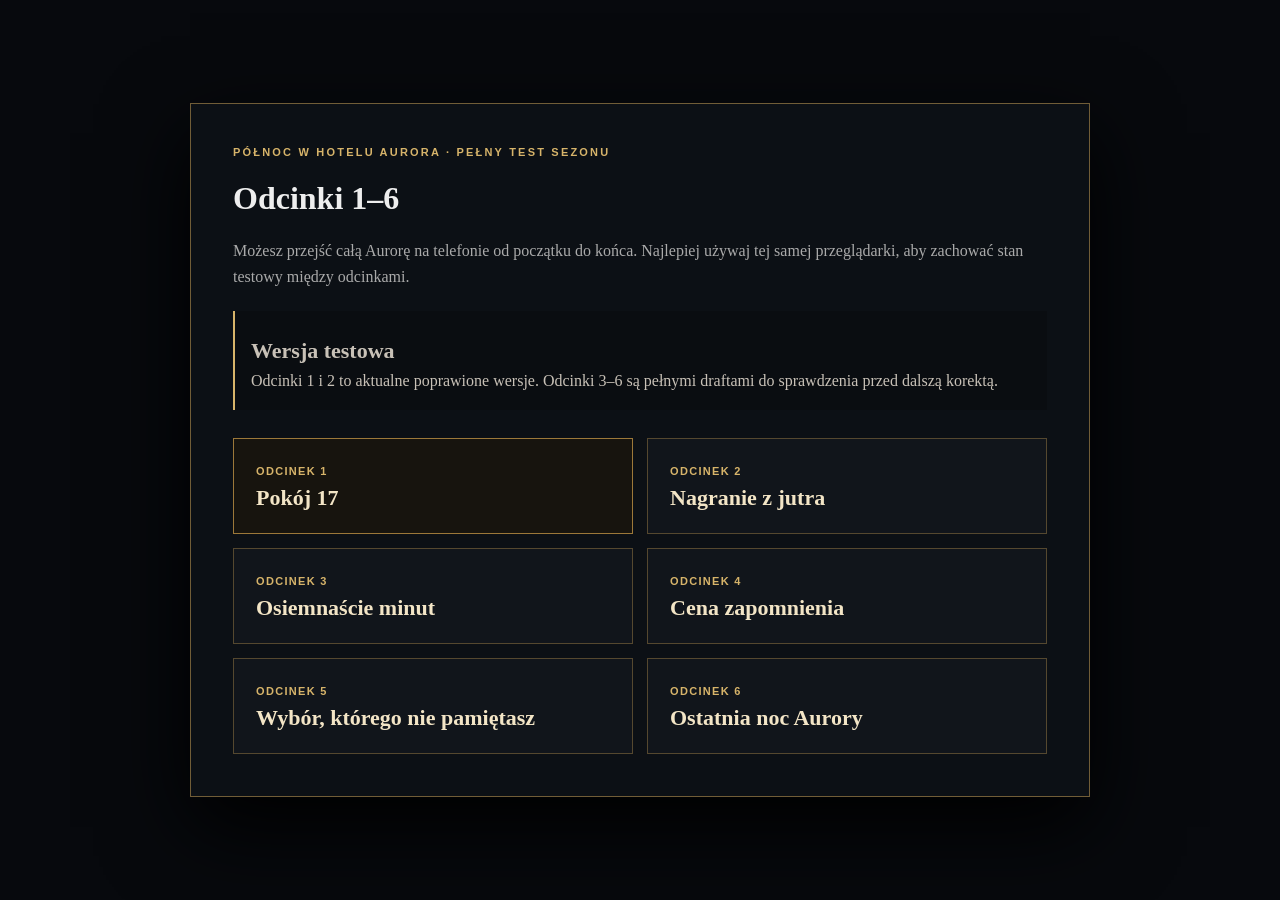
<file: aurora-3-6-test-v1/index.html>
<!doctype html><html lang="pl"><head><meta charset="utf-8"><meta name="viewport" content="width=device-width,initial-scale=1,viewport-fit=cover"><title>Aurora — Odcinki 1–6</title><style>body{margin:0;background:#07090d;color:#eee;font-family:Georgia,serif;min-height:100vh;display:grid;place-items:center}.box{width:min(900px,92vw);box-sizing:border-box;border:1px solid #715d37;background:#0c1015;padding:42px;box-shadow:0 30px 80px #000}.ey{color:#d7b46a;letter-spacing:.2em;font:700 11px Arial}.grid{display:grid;grid-template-columns:1fr 1fr;gap:14px;margin-top:28px}a{padding:22px;border:1px solid #55482f;color:#f3e5c6;text-decoration:none;background:#11151b}a:hover{border-color:#d7b46a;background:#17150f}a span{font:700 11px Arial;letter-spacing:.12em;color:#d7b46a}b{display:block;font-size:22px;margin-top:6px}.note{color:#aaa;line-height:1.6}.std{margin-top:22px;padding:16px;border-left:2px solid #d7b46a;background:#0a0d11;color:#c8c1b7;line-height:1.6}.start{border-color:#9c7839;background:#17140e}@media(max-width:650px){body{display:block}.grid{grid-template-columns:1fr}.box{width:100%;min-height:100vh;border:0;padding:24px 18px}.box h1{font-size:30px;margin-bottom:12px}a{padding:18px}b{font-size:20px}}</style></head><body><div class="box"><div class="ey">PÓŁNOC W HOTELU AURORA · PEŁNY TEST SEZONU</div><h1>Odcinki 1–6</h1><p class="note">Możesz przejść całą Aurorę na telefonie od początku do końca. Najlepiej używaj tej samej przeglądarki, aby zachować stan testowy między odcinkami.</p><div class="std"><b>Wersja testowa</b> Odcinki 1 i 2 to aktualne poprawione wersje. Odcinki 3–6 są pełnymi draftami do sprawdzenia przed dalszą korektą.</div><div class="grid"><a class="start" href="odcinek-1/"><span>ODCINEK 1</span><b>Pokój 17</b></a><a href="odcinek-2/"><span>ODCINEK 2</span><b>Nagranie z jutra</b></a><a href="odcinek-3/"><span>ODCINEK 3</span><b>Osiemnaście minut</b></a><a href="odcinek-4/"><span>ODCINEK 4</span><b>Cena zapomnienia</b></a><a href="odcinek-5/"><span>ODCINEK 5</span><b>Wybór, którego nie pamiętasz</b></a><a href="odcinek-6/"><span>ODCINEK 6</span><b>Ostatnia noc Aurory</b></a></div></div></body></html>
</file>
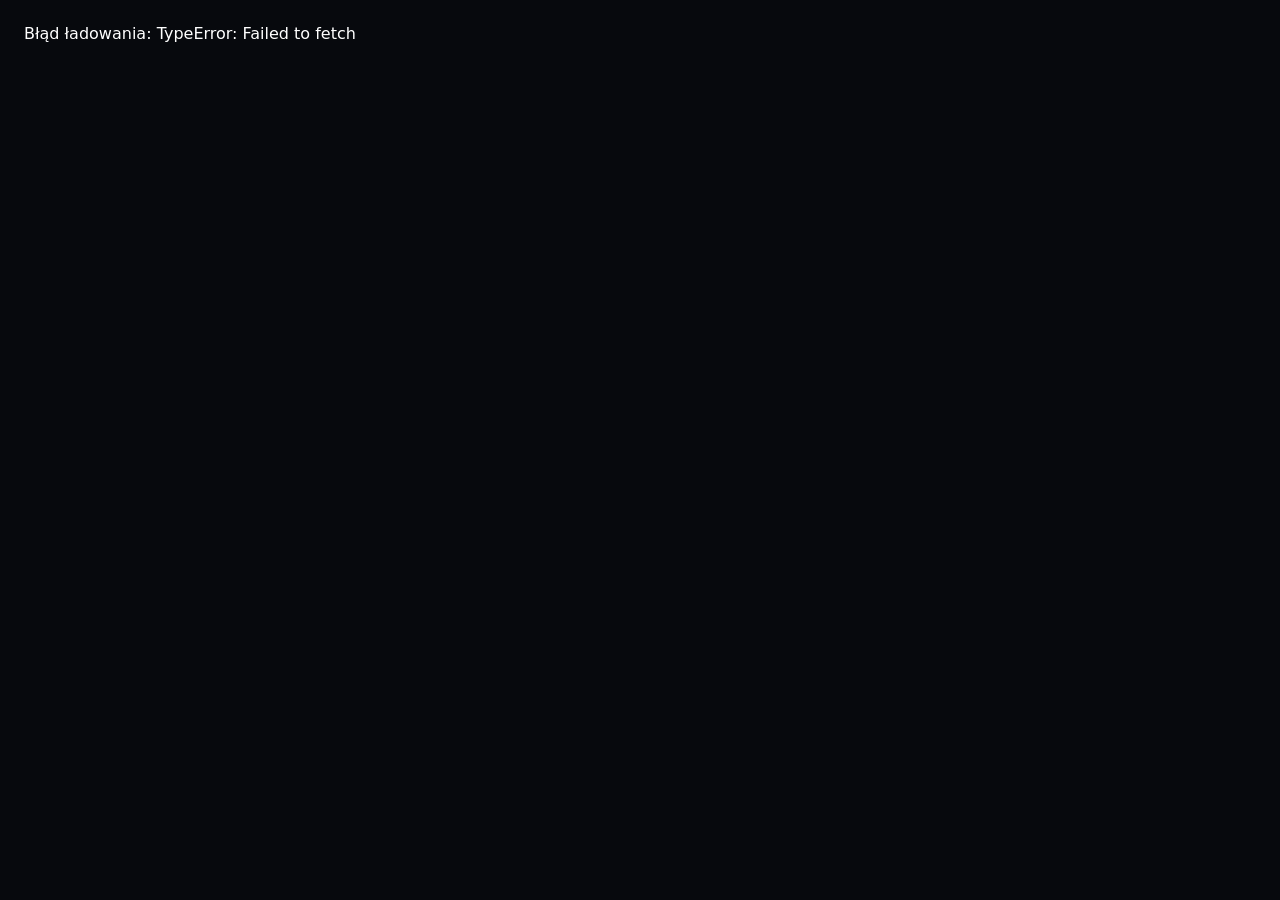
<file: aurora-3-6-test-v1/odcinek-1/index.html>
<!doctype html><html lang="pl"><head><meta charset="utf-8"><meta name="viewport" content="width=device-width,initial-scale=1,viewport-fit=cover"><title>Aurora — Odcinek 1</title></head><body style="margin:0;background:#07090d;color:white"><div id="boot" style="padding:24px;font-family:system-ui">Ładowanie Aurory…</div><script>(async()=>{try{const files=['p1v2.txt','p2.txt','p3.txt','p4a.txt'],b64=(await Promise.all(files.map(f=>fetch(f).then(r=>{if(!r.ok)throw new Error('HTTP '+r.status);return r.text()})))).join(''),bytes=Uint8Array.from(atob(b64),c=>c.charCodeAt(0)),html=await new Response(new Blob([bytes]).stream().pipeThrough(new DecompressionStream('gzip'))).text();document.open();document.write(html);document.close()}catch(e){document.getElementById('boot').textContent='Błąd ładowania: '+e}})()</script></body></html>
</file>
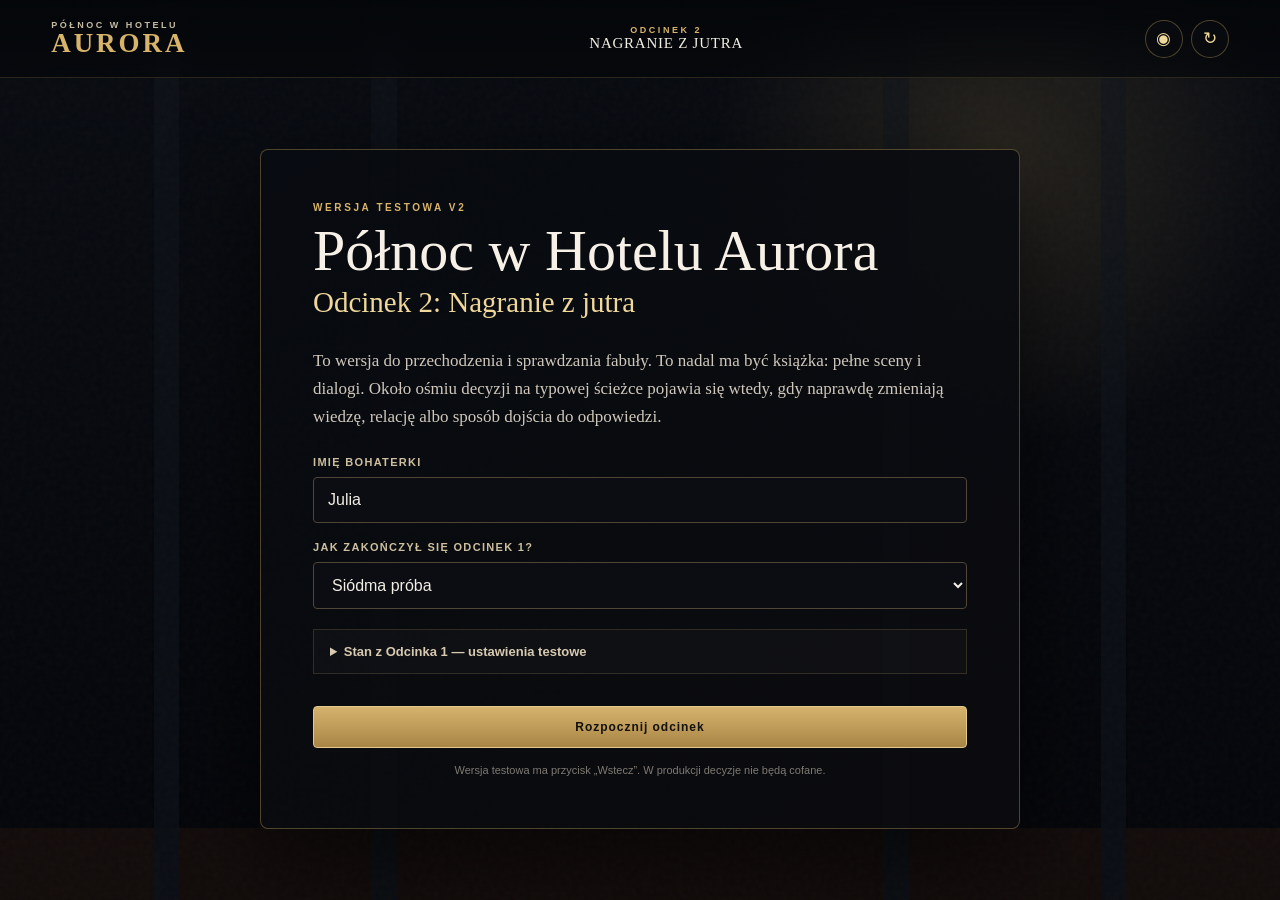
<file: aurora-3-6-test-v1/odcinek-2/index.html>
<!doctype html><html lang="pl"><head><meta charset="utf-8"><meta name="viewport" content="width=device-width,initial-scale=1,viewport-fit=cover"><title>Aurora — Odcinek 2</title></head><body style="margin:0;background:#07090d;color:white"><div id="boot" style="padding:24px;font-family:system-ui">Ładowanie Aurory…</div><script>(async()=>{try{const files=['p1.txt','p2.txt','p3.txt','p4.txt'],b64=(await Promise.all(files.map(f=>fetch(f).then(r=>{if(!r.ok)throw new Error('HTTP '+r.status);return r.text()})))).join(''),bytes=Uint8Array.from(atob(b64),c=>c.charCodeAt(0)),html=await new Response(new Blob([bytes]).stream().pipeThrough(new DecompressionStream('gzip'))).text();document.open();document.write(html);document.close()}catch(e){document.getElementById('boot').textContent='Błąd ładowania: '+e}})()</script></body></html>
</file>
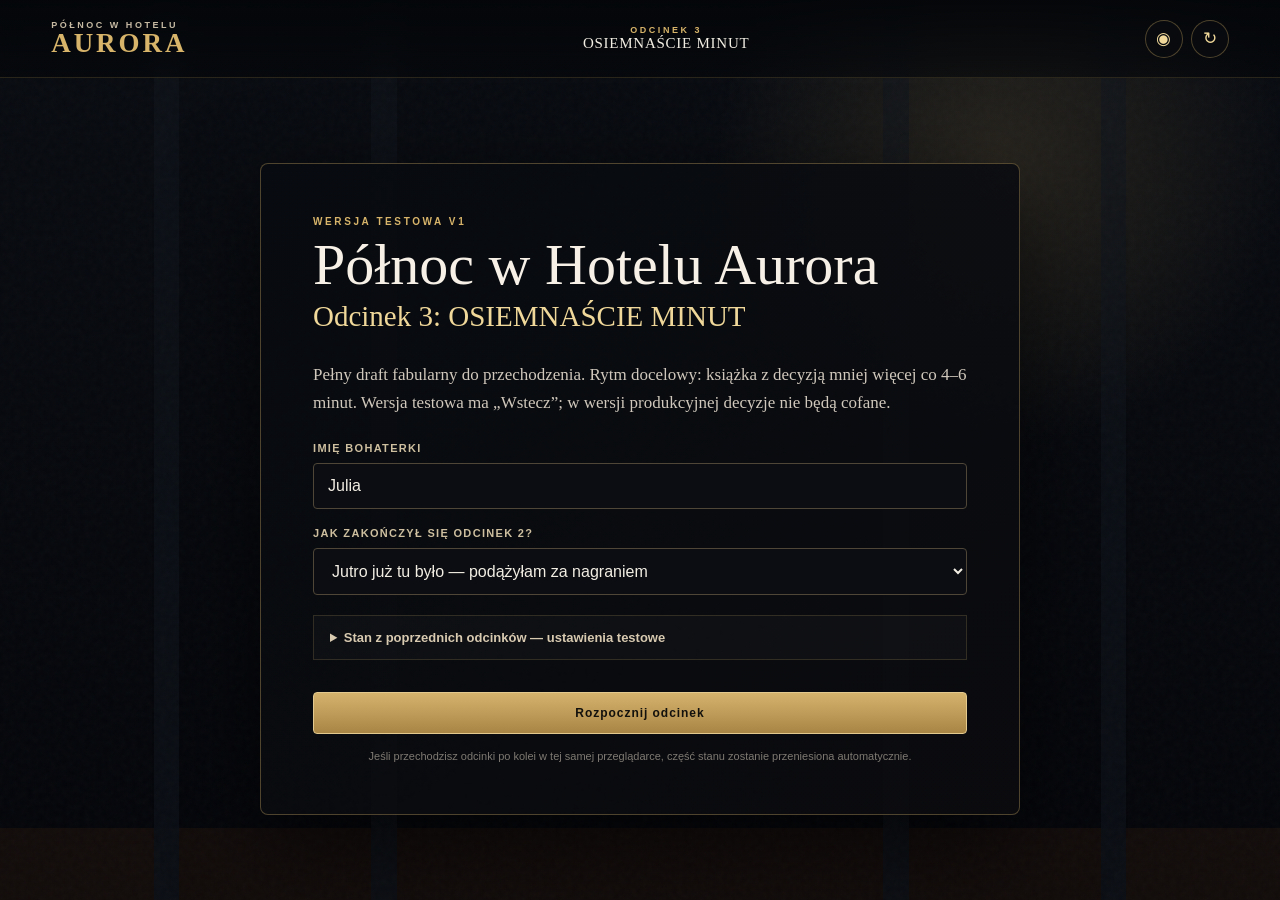
<file: aurora-3-6-test-v1/odcinek-3/index.html>
<!doctype html>
<html lang="pl"><head><meta charset="utf-8"><meta name="viewport" content="width=device-width, initial-scale=1, viewport-fit=cover">
<title>Północ w Hotelu Aurora — Odcinek 3</title><link rel="stylesheet" href="../shared/styles.css"></head>
<body><div id="bg" class="bg corridor"></div><div class="grain"></div>
<header class="topbar"><div class="brand"><span class="brand-small">PÓŁNOC W HOTELU</span><strong>AURORA</strong></div>
<div class="episode"><span>ODCINEK 3</span><b>OSIEMNAŚCIE MINUT</b></div><div class="tools"><button id="audioBtn" class="icon-btn" title="Narracja testowa">◉</button><button id="restartBtn" class="icon-btn" title="Restart">↻</button></div></header>
<main>
<section id="startScreen" class="start-wrap"><div class="start-card"><div class="eyebrow">WERSJA TESTOWA V1</div><h1>Północ w Hotelu Aurora</h1><h2>Odcinek 3: OSIEMNAŚCIE MINUT</h2>
<p class="intro">Pełny draft fabularny do przechodzenia. Rytm docelowy: książka z decyzją mniej więcej co 4–6 minut. Wersja testowa ma „Wstecz”; w wersji produkcyjnej decyzje nie będą cofane.</p>
<label>Imię bohaterki<input id="nameInput" value="Julia" maxlength="30" autocomplete="off"></label>
<label>Jak zakończył się Odcinek 2?<select id="endingSelect"></select></label>
<details class="test-details"><summary>Stan z poprzednich odcinków — ustawienia testowe</summary><div id="flagBox"></div></details>
<button id="startBtn" class="primary">Rozpocznij odcinek</button><button id="resumeBtn" class="secondary hidden">Kontynuuj zapisany test</button><div class="hint">Jeśli przechodzisz odcinki po kolei w tej samej przeglądarce, część stanu zostanie przeniesiona automatycznie.</div></div></section>
<section id="storyScreen" class="story-wrap hidden"><div class="progress"><span id="progressBar"></span></div><article class="story-card"><div class="meta"><span id="timeLabel"></span><span id="sceneLabel"></span></div><div id="storyText" class="story-text"></div><div id="choices" class="choices"></div><div id="nav" class="nav-row"><button id="backBtn" class="secondary">← Wstecz</button><button id="nextBtn" class="primary">Dalej →</button></div></article></section>
<section id="endScreen" class="end-wrap hidden"><div class="end-card"><div class="eyebrow">ODCINEK 3 UKOŃCZONY</div><h1 id="endingTitle"></h1><div id="endingText" class="story-text"></div>
<section class="final-share"><p class="final-memory">Historia zapamiętała Twoje decyzje.</p><h2>Twoje zakończenie</h2><div class="final-route-line"><span>Ścieżka</span><strong id="routeSummary"></strong></div><p id="routeTeaser" class="share-teaser"></p><div class="share-actions"><button id="shareCardBtn" class="primary">Udostępnij kartę</button><button id="downloadStoryBtn" class="secondary">Pobierz relację 9:16</button><button id="downloadPostBtn" class="secondary">Pobierz post 1:1</button></div><p id="shareStatus" class="share-status" aria-live="polite"></p></section>
<button id="whatNextBtn" class="primary what-next">Co dalej? →</button><div id="aftercarePanel" class="aftercare hidden"><div class="next-episode"><span>DALEJ</span><strong>ODCINEK 4 — CENA ZAPOMNIENIA</strong></div><p class="aftercare-copy">Leon prowadzi Cię pod hotel, do miejsca, w którym kilka razy próbowałaś oddać osiemnaście minut pamięci.</p><div class="end-actions"><button id="reportBtn" class="secondary">Pobierz raport testu</button><button id="againBtn" class="primary">Przejdź inną ścieżkę</button></div></div></div></section>
</main><script>
(async()=>{const ids=[1,2,3,4];const b64=(await Promise.all(ids.map(i=>fetch(`data-${i}.txt`).then(r=>{if(!r.ok)throw new Error(`HTTP ${r.status}`);return r.text()})))).join('');const bytes=Uint8Array.from(atob(b64),c=>c.charCodeAt(0));const js=await new Response(new Blob([bytes]).stream().pipeThrough(new DecompressionStream('gzip'))).text();(0,eval)(js);const s=document.createElement('script');s.src='../shared/app.js';document.body.appendChild(s)})().catch(e=>{document.body.innerHTML='<pre style="color:white;padding:20px">Błąd ładowania testu: '+e+'</pre>'});
</script></body></html>
</file>
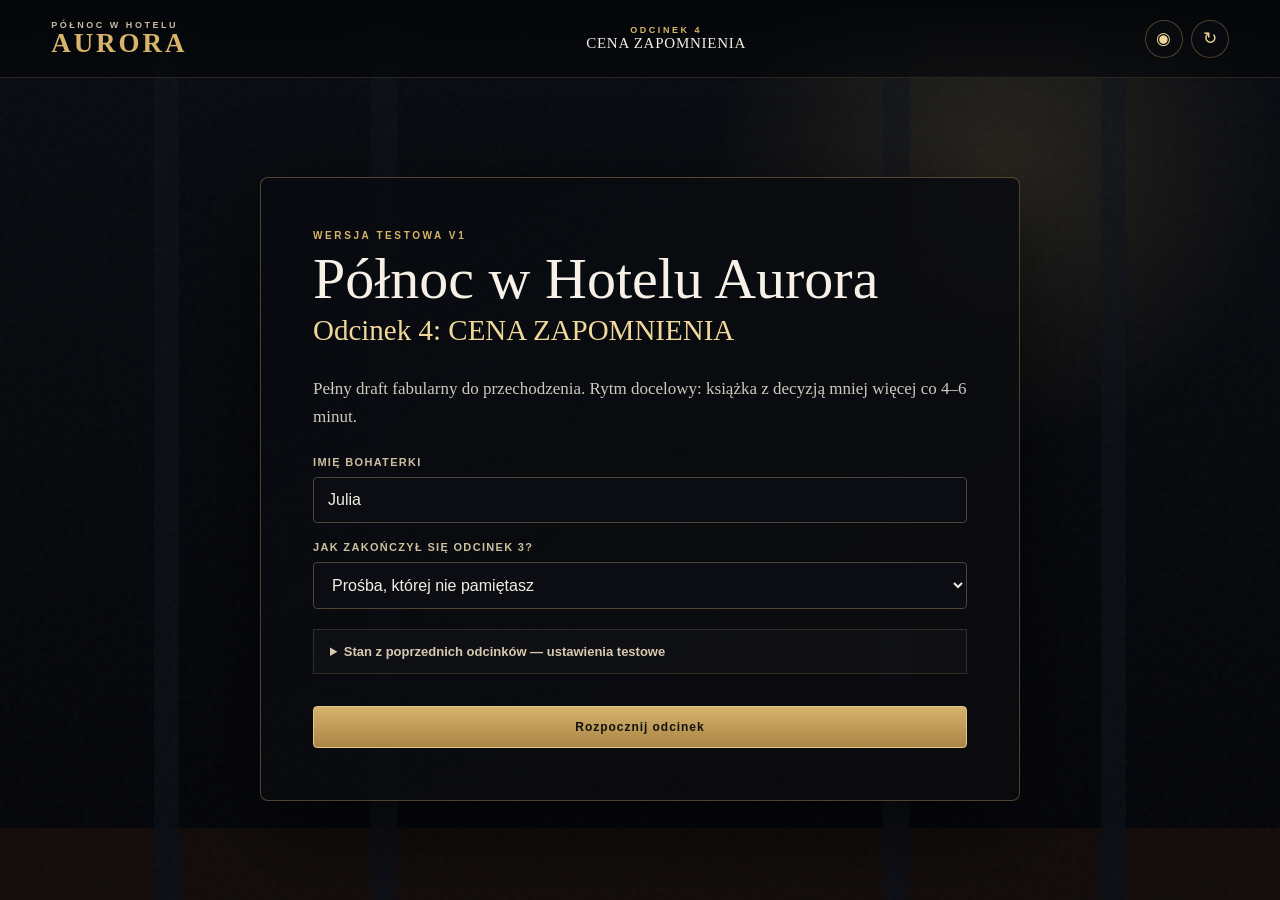
<file: aurora-3-6-test-v1/odcinek-4/index.html>
<!doctype html><html lang="pl"><head><meta charset="utf-8"><meta name="viewport" content="width=device-width,initial-scale=1,viewport-fit=cover"><title>Północ w Hotelu Aurora — Odcinek 4</title><link rel="stylesheet" href="../shared/styles.css"></head><body><div id="bg" class="bg corridor"></div><div class="grain"></div><header class="topbar"><div class="brand"><span class="brand-small">PÓŁNOC W HOTELU</span><strong>AURORA</strong></div><div class="episode"><span>ODCINEK 4</span><b>CENA ZAPOMNIENIA</b></div><div class="tools"><button id="audioBtn" class="icon-btn">◉</button><button id="restartBtn" class="icon-btn">↻</button></div></header><main><section id="startScreen" class="start-wrap"><div class="start-card"><div class="eyebrow">WERSJA TESTOWA V1</div><h1>Północ w Hotelu Aurora</h1><h2>Odcinek 4: CENA ZAPOMNIENIA</h2><p class="intro">Pełny draft fabularny do przechodzenia. Rytm docelowy: książka z decyzją mniej więcej co 4–6 minut.</p><label>Imię bohaterki<input id="nameInput" value="Julia" maxlength="30"></label><label>Jak zakończył się Odcinek 3?<select id="endingSelect"></select></label><details class="test-details"><summary>Stan z poprzednich odcinków — ustawienia testowe</summary><div id="flagBox"></div></details><button id="startBtn" class="primary">Rozpocznij odcinek</button><button id="resumeBtn" class="secondary hidden">Kontynuuj zapisany test</button></div></section><section id="storyScreen" class="story-wrap hidden"><div class="progress"><span id="progressBar"></span></div><article class="story-card"><div class="meta"><span id="timeLabel"></span><span id="sceneLabel"></span></div><div id="storyText" class="story-text"></div><div id="choices" class="choices"></div><div id="nav" class="nav-row"><button id="backBtn" class="secondary">← Wstecz</button><button id="nextBtn" class="primary">Dalej →</button></div></article></section><section id="endScreen" class="end-wrap hidden"><div class="end-card"><div class="eyebrow">ODCINEK 4 UKOŃCZONY</div><h1 id="endingTitle"></h1><div id="endingText" class="story-text"></div><section class="final-share"><p class="final-memory">Historia zapamiętała Twoje decyzje.</p><h2>Twoje zakończenie</h2><div class="final-route-line"><span>Ścieżka</span><strong id="routeSummary"></strong></div><p id="routeTeaser" class="share-teaser"></p><div class="share-actions"><button id="shareCardBtn" class="primary">Udostępnij kartę</button><button id="downloadStoryBtn" class="secondary">Pobierz relację 9:16</button><button id="downloadPostBtn" class="secondary">Pobierz post 1:1</button></div><p id="shareStatus" class="share-status"></p></section><button id="whatNextBtn" class="primary what-next">Co dalej? →</button><div id="aftercarePanel" class="aftercare hidden"><div class="next-episode"><span>DALEJ</span><strong>ODCINEK 5 — WYBÓR, KTÓREGO NIE PAMIĘTASZ</strong></div><p class="aftercare-copy">Wiesz już, że kobieta w czerwieni jest związana z Tobą. Teraz trzeba odzyskać noc, w której po jednej stronie drzwi została Lena.</p><div class="end-actions"><button id="reportBtn" class="secondary">Pobierz raport testu</button><button id="againBtn" class="primary">Przejdź inną ścieżkę</button></div></div></div></section></main><script>(async()=>{const ids=[1,2],b64=(await Promise.all(ids.map(i=>fetch(`data-${i}.txt`).then(r=>r.text())))).join(''),bytes=Uint8Array.from(atob(b64),c=>c.charCodeAt(0)),js=await new Response(new Blob([bytes]).stream().pipeThrough(new DecompressionStream('gzip'))).text();(0,eval)(js);const s=document.createElement('script');s.src='../shared/app.js';document.body.appendChild(s)})().catch(e=>document.body.innerHTML='<pre style="color:white;padding:20px">Błąd ładowania testu: '+e+'</pre>')</script></body></html>
</file>
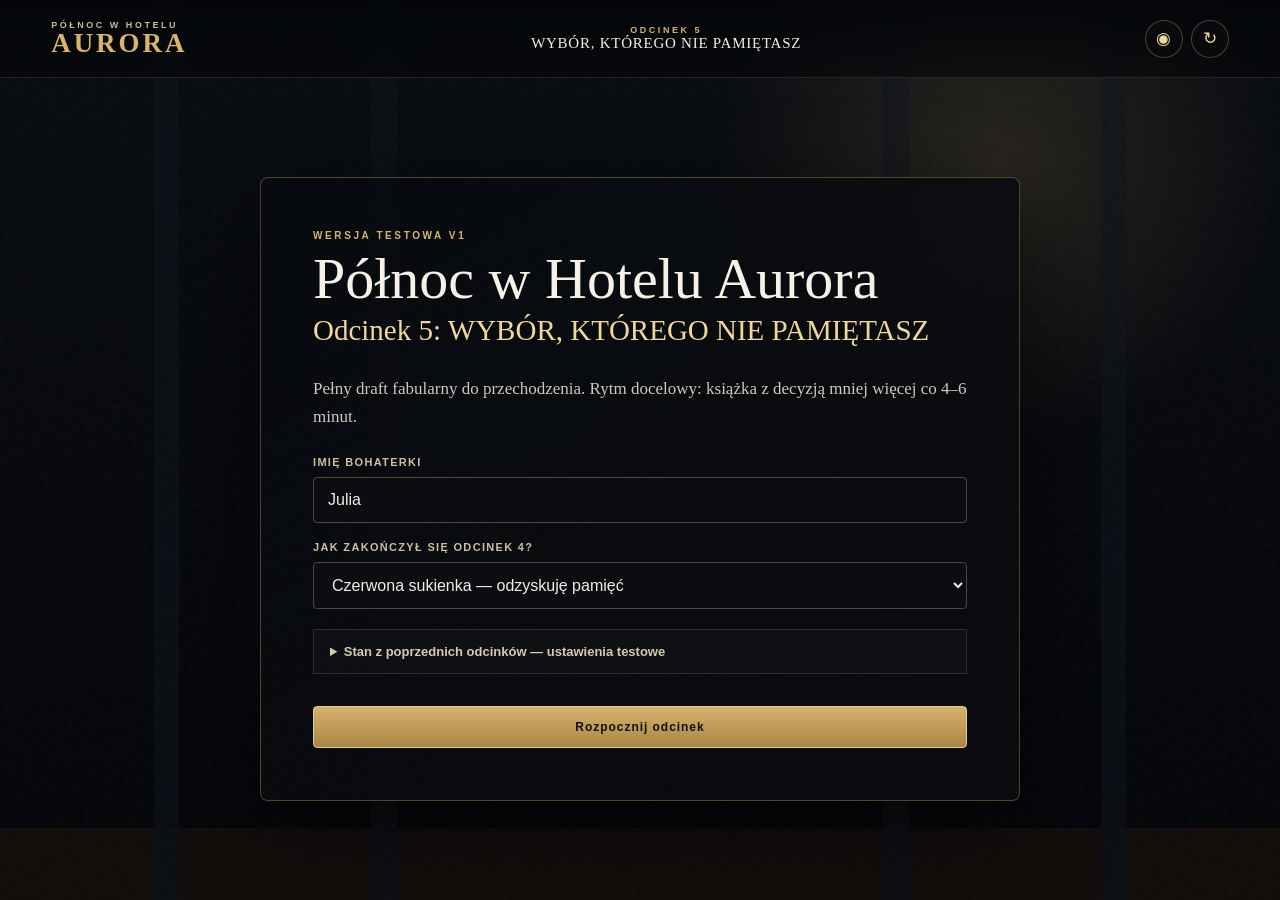
<file: aurora-3-6-test-v1/odcinek-5/index.html>
<!doctype html><html lang="pl"><head><meta charset="utf-8"><meta name="viewport" content="width=device-width,initial-scale=1,viewport-fit=cover"><title>Północ w Hotelu Aurora — Odcinek 5</title><link rel="stylesheet" href="../shared/styles.css"></head><body><div id="bg" class="bg corridor"></div><div class="grain"></div><header class="topbar"><div class="brand"><span class="brand-small">PÓŁNOC W HOTELU</span><strong>AURORA</strong></div><div class="episode"><span>ODCINEK 5</span><b>WYBÓR, KTÓREGO NIE PAMIĘTASZ</b></div><div class="tools"><button id="audioBtn" class="icon-btn">◉</button><button id="restartBtn" class="icon-btn">↻</button></div></header><main><section id="startScreen" class="start-wrap"><div class="start-card"><div class="eyebrow">WERSJA TESTOWA V1</div><h1>Północ w Hotelu Aurora</h1><h2>Odcinek 5: WYBÓR, KTÓREGO NIE PAMIĘTASZ</h2><p class="intro">Pełny draft fabularny do przechodzenia. Rytm docelowy: książka z decyzją mniej więcej co 4–6 minut.</p><label>Imię bohaterki<input id="nameInput" value="Julia" maxlength="30"></label><label>Jak zakończył się Odcinek 4?<select id="endingSelect"></select></label><details class="test-details"><summary>Stan z poprzednich odcinków — ustawienia testowe</summary><div id="flagBox"></div></details><button id="startBtn" class="primary">Rozpocznij odcinek</button><button id="resumeBtn" class="secondary hidden">Kontynuuj zapisany test</button></div></section><section id="storyScreen" class="story-wrap hidden"><div class="progress"><span id="progressBar"></span></div><article class="story-card"><div class="meta"><span id="timeLabel"></span><span id="sceneLabel"></span></div><div id="storyText" class="story-text"></div><div id="choices" class="choices"></div><div id="nav" class="nav-row"><button id="backBtn" class="secondary">← Wstecz</button><button id="nextBtn" class="primary">Dalej →</button></div></article></section><section id="endScreen" class="end-wrap hidden"><div class="end-card"><div class="eyebrow">ODCINEK 5 UKOŃCZONY</div><h1 id="endingTitle"></h1><div id="endingText" class="story-text"></div><section class="final-share"><p class="final-memory">Historia zapamiętała Twoje decyzje.</p><h2>Twoje zakończenie</h2><div class="final-route-line"><span>Ścieżka</span><strong id="routeSummary"></strong></div><p id="routeTeaser" class="share-teaser"></p><div class="share-actions"><button id="shareCardBtn" class="primary">Udostępnij kartę</button><button id="downloadStoryBtn" class="secondary">Pobierz relację 9:16</button><button id="downloadPostBtn" class="secondary">Pobierz post 1:1</button></div><p id="shareStatus" class="share-status"></p></section><button id="whatNextBtn" class="primary what-next">Co dalej? →</button><div id="aftercarePanel" class="aftercare hidden"><div class="next-episode"><span>DALEJ</span><strong>ODCINEK 6 — OSTATNIA NOC AURORY</strong></div><p class="aftercare-copy">Ostatni odcinek wraca do 00:29–00:47 po raz ostatni. Tym razem nie po to, żeby zmienić przeszłość, tylko żeby przestać ją wymazywać.</p><div class="end-actions"><button id="reportBtn" class="secondary">Pobierz raport testu</button><button id="againBtn" class="primary">Przejdź inną ścieżkę</button></div></div></div></section></main><script>(async()=>{const ids=[1,2],b64=(await Promise.all(ids.map(i=>fetch(`data-${i}.txt`).then(r=>r.text())))).join(''),bytes=Uint8Array.from(atob(b64),c=>c.charCodeAt(0)),js=await new Response(new Blob([bytes]).stream().pipeThrough(new DecompressionStream('gzip'))).text();(0,eval)(js);const s=document.createElement('script');s.src='../shared/app.js';document.body.appendChild(s)})().catch(e=>document.body.innerHTML='<pre style="color:white;padding:20px">Błąd ładowania testu: '+e+'</pre>')</script></body></html>
</file>
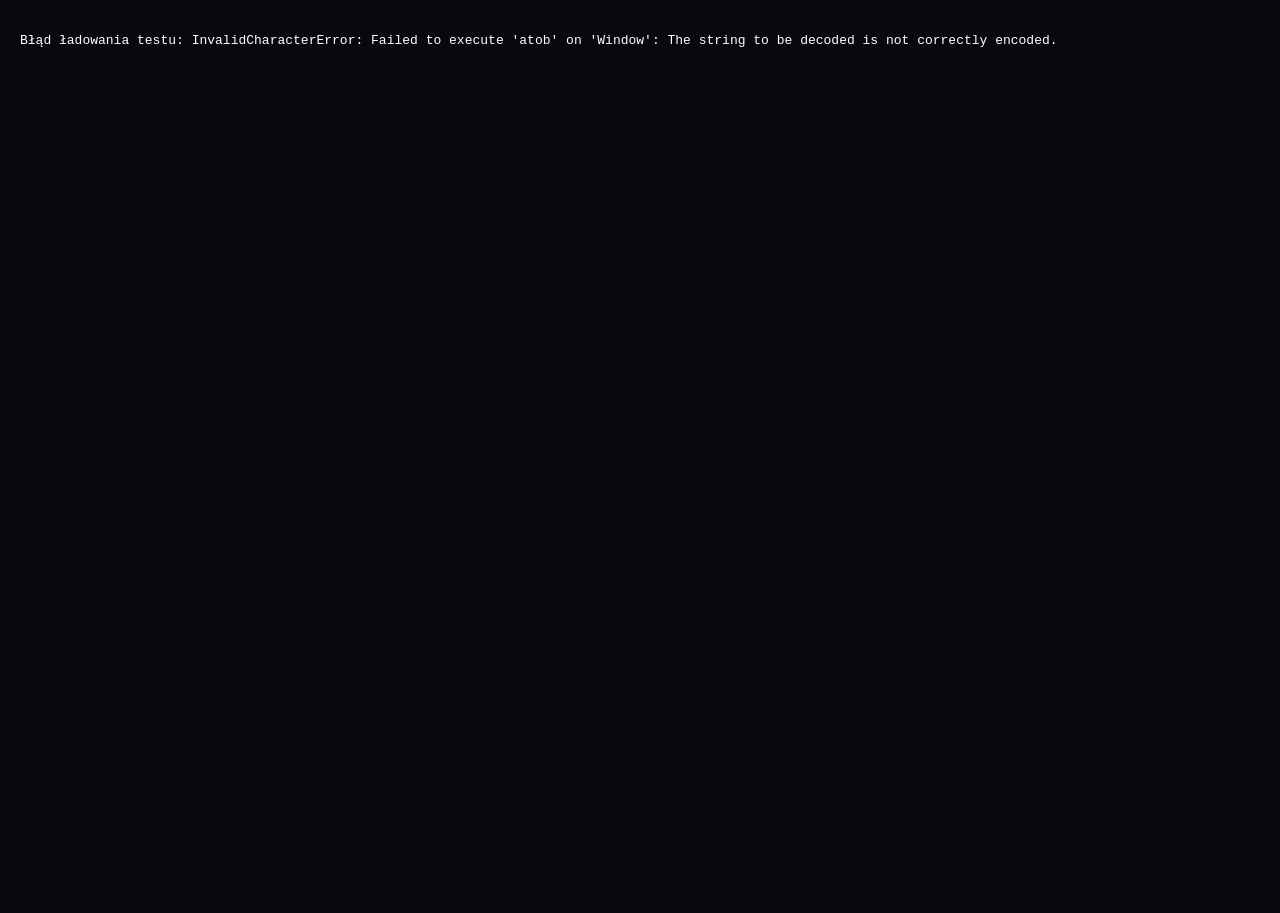
<file: aurora-3-6-test-v1/odcinek-6/index.html>
<!doctype html><html lang="pl"><head><meta charset="utf-8"><meta name="viewport" content="width=device-width,initial-scale=1,viewport-fit=cover"><title>Północ w Hotelu Aurora — Odcinek 6</title><link rel="stylesheet" href="../shared/styles.css"></head><body><div id="bg" class="bg corridor"></div><div class="grain"></div><header class="topbar"><div class="brand"><span class="brand-small">PÓŁNOC W HOTELU</span><strong>AURORA</strong></div><div class="episode"><span>ODCINEK 6</span><b>OSTATNIA NOC AURORY</b></div><div class="tools"><button id="audioBtn" class="icon-btn">◉</button><button id="restartBtn" class="icon-btn">↻</button></div></header><main><section id="startScreen" class="start-wrap"><div class="start-card"><div class="eyebrow">WERSJA TESTOWA V1</div><h1>Północ w Hotelu Aurora</h1><h2>Odcinek 6: OSTATNIA NOC AURORY</h2><p class="intro">Pełny draft fabularny do przechodzenia. Rytm docelowy: książka z decyzją mniej więcej co 4–6 minut.</p><label>Imię bohaterki<input id="nameInput" value="Julia" maxlength="30"></label><label>Jak zakończył się Odcinek 5?<select id="endingSelect"></select></label><details class="test-details"><summary>Stan z poprzednich odcinków — ustawienia testowe</summary><div id="flagBox"></div></details><button id="startBtn" class="primary">Rozpocznij odcinek</button><button id="resumeBtn" class="secondary hidden">Kontynuuj zapisany test</button></div></section><section id="storyScreen" class="story-wrap hidden"><div class="progress"><span id="progressBar"></span></div><article class="story-card"><div class="meta"><span id="timeLabel"></span><span id="sceneLabel"></span></div><div id="storyText" class="story-text"></div><div id="choices" class="choices"></div><div id="nav" class="nav-row"><button id="backBtn" class="secondary">← Wstecz</button><button id="nextBtn" class="primary">Dalej →</button></div></article></section><section id="endScreen" class="end-wrap hidden"><div class="end-card"><div class="eyebrow">ODCINEK 6 UKOŃCZONY</div><h1 id="endingTitle"></h1><div id="endingText" class="story-text"></div><section class="final-share"><p class="final-memory">Historia zapamiętała Twoje decyzje.</p><h2>Twoje zakończenie</h2><div class="final-route-line"><span>Ścieżka</span><strong id="routeSummary"></strong></div><p id="routeTeaser" class="share-teaser"></p><div class="share-actions"><button id="shareCardBtn" class="primary">Udostępnij kartę</button><button id="downloadStoryBtn" class="secondary">Pobierz relację 9:16</button><button id="downloadPostBtn" class="secondary">Pobierz post 1:1</button></div><p id="shareStatus" class="share-status"></p></section><button id="whatNextBtn" class="primary what-next">Co dalej? →</button><div id="aftercarePanel" class="aftercare hidden"><div class="next-episode"><span>DALEJ</span><strong>SEZON 1 UKOŃCZONY</strong></div><p class="aftercare-copy">To finał sezonu. Po teście sprawdzimy, które zakończenie i które tropy najlepiej domykają całą Aurorę.</p><div class="end-actions"><button id="reportBtn" class="secondary">Pobierz raport testu</button><button id="againBtn" class="primary">Przejdź inną ścieżkę</button></div></div></div></section></main><script>(async()=>{const ids=[1,2],b64=(await Promise.all(ids.map(i=>fetch(`data-${i}.txt`).then(r=>r.text())))).join(''),bytes=Uint8Array.from(atob(b64),c=>c.charCodeAt(0)),js=await new Response(new Blob([bytes]).stream().pipeThrough(new DecompressionStream('gzip'))).text();(0,eval)(js);const s=document.createElement('script');s.src='../shared/app.js';document.body.appendChild(s)})().catch(e=>document.body.innerHTML='<pre style="color:white;padding:20px">Błąd ładowania testu: '+e+'</pre>')</script></body></html>
</file>
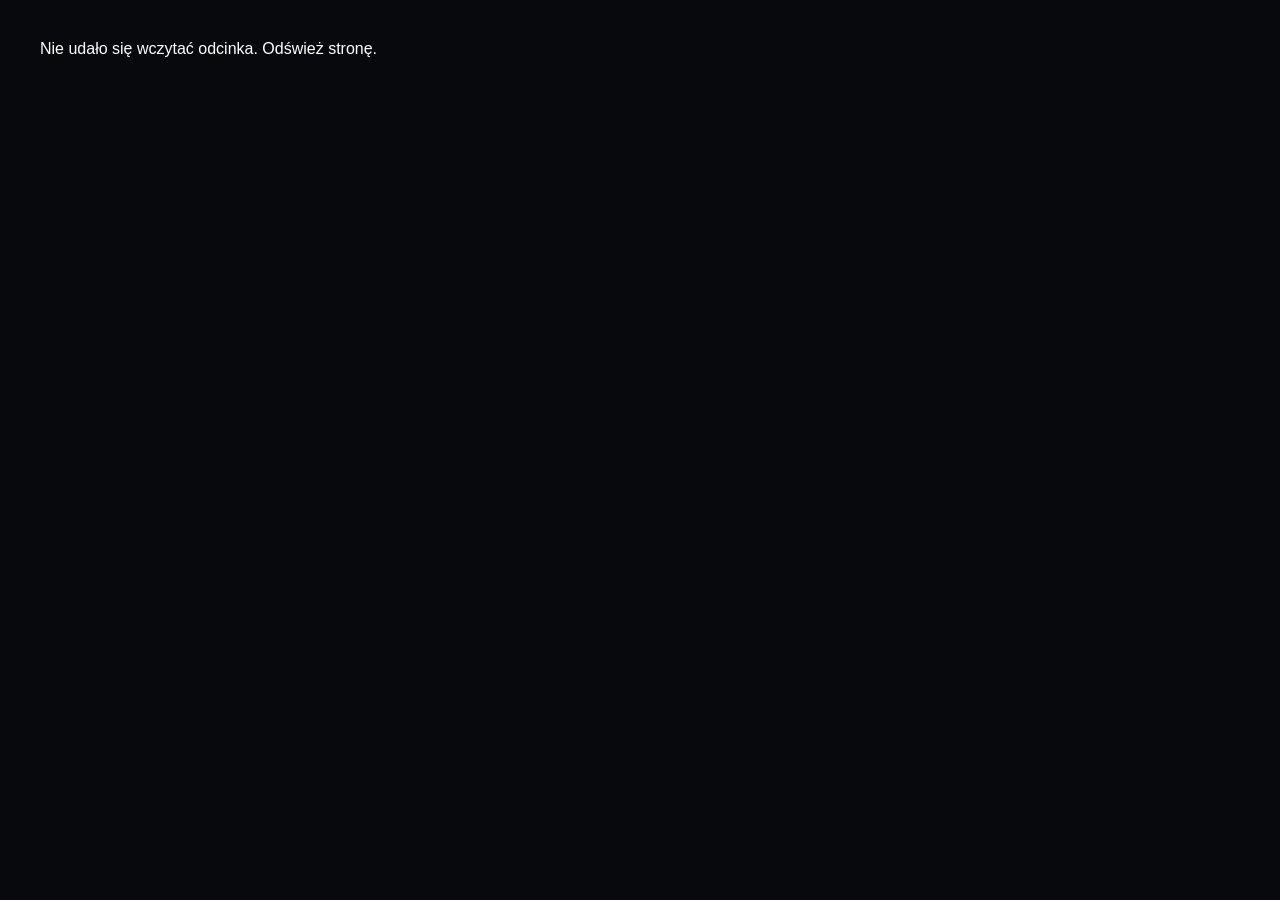
<file: aurora-3-6-test-v1/odcinek-3.html>
<!doctype html>
<html lang="pl"><head><meta charset="utf-8"><meta name="viewport" content="width=device-width, initial-scale=1, viewport-fit=cover">
<title>Północ w Hotelu Aurora — Odcinek 3</title><link rel="stylesheet" href="styles.css"></head>
<body><div id="bg" class="bg corridor"></div><div class="grain"></div>
<header class="topbar"><div class="brand"><span class="brand-small">PÓŁNOC W HOTELU</span><strong>AURORA</strong></div>
<div class="episode"><span>ODCINEK 3</span><b>OSIEMNAŚCIE MINUT</b></div><div class="tools"><button id="audioBtn" class="icon-btn" title="Narracja testowa">◉</button><button id="restartBtn" class="icon-btn" title="Restart">↻</button></div></header>
<main>
<section id="startScreen" class="start-wrap"><div class="start-card"><div class="eyebrow">WERSJA TESTOWA V1</div><h1>Północ w Hotelu Aurora</h1><h2>Odcinek 3: OSIEMNAŚCIE MINUT</h2>
<p class="intro">Pełny draft fabularny do przechodzenia. Rytm docelowy: książka z decyzją mniej więcej co 4–6 minut. Wersja testowa ma „Wstecz”; w wersji produkcyjnej decyzje nie będą cofane.</p>
<label>Imię bohaterki<input id="nameInput" value="Julia" maxlength="30" autocomplete="off"></label>
<label>Jak zakończył się Odcinek 2?<select id="endingSelect"></select></label>
<details class="test-details"><summary>Stan z poprzednich odcinków — ustawienia testowe</summary><div id="flagBox"></div></details>
<button id="startBtn" class="primary">Rozpocznij odcinek</button><button id="resumeBtn" class="secondary hidden">Kontynuuj zapisany test</button><div class="hint">Jeśli przechodzisz odcinki po kolei w tej samej przeglądarce, część stanu zostanie przeniesiona automatycznie.</div></div></section>
<section id="storyScreen" class="story-wrap hidden"><div class="progress"><span id="progressBar"></span></div><article class="story-card"><div class="meta"><span id="timeLabel"></span><span id="sceneLabel"></span></div><div id="storyText" class="story-text"></div><div id="choices" class="choices"></div><div id="nav" class="nav-row"><button id="backBtn" class="secondary">← Wstecz</button><button id="nextBtn" class="primary">Dalej →</button></div></article></section>
<section id="endScreen" class="end-wrap hidden"><div class="end-card"><div class="eyebrow">ODCINEK 3 UKOŃCZONY</div><h1 id="endingTitle"></h1><div id="endingText" class="story-text"></div>
<section class="final-share"><p class="final-memory">Historia zapamiętała Twoje decyzje.</p><h2>Twoje zakończenie</h2><div class="final-route-line"><span>Ścieżka</span><strong id="routeSummary"></strong></div><p id="routeTeaser" class="share-teaser"></p><div class="share-actions"><button id="shareCardBtn" class="primary">Udostępnij kartę</button><button id="downloadStoryBtn" class="secondary">Pobierz relację 9:16</button><button id="downloadPostBtn" class="secondary">Pobierz post 1:1</button></div><p id="shareStatus" class="share-status" aria-live="polite"></p></section>
<button id="whatNextBtn" class="primary what-next">Co dalej? →</button><div id="aftercarePanel" class="aftercare hidden"><div class="next-episode"><span>DALEJ</span><strong>ODCINEK 4 — CENA ZAPOMNIENIA</strong></div><p class="aftercare-copy">Leon prowadzi Cię pod hotel, do miejsca, w którym kilka razy próbowałaś oddać osiemnaście minut pamięci.</p><div class="end-actions"><button id="reportBtn" class="secondary">Pobierz raport testu</button><button id="againBtn" class="primary">Przejdź inną ścieżkę</button></div></div></div></section>
</main><script>
(async()=>{
  const parts=['ep3_0.txt','ep3_1.txt','ep3_2.txt'];
  const b64=(await Promise.all(parts.map(p=>fetch(p).then(r=>{if(!r.ok) throw new Error(p+' '+r.status); return r.text();})))).join('');
  const bin=atob(b64.replace(/\s/g,''));
  const bytes=Uint8Array.from(bin,c=>c.charCodeAt(0));
  if(!('DecompressionStream' in window)){document.body.innerHTML='<div style="padding:40px;color:white;background:#07090d;font-family:Arial">Ta przeglądarka jest za stara. Otwórz test w aktualnym Chrome lub Safari.</div>';return;}
  const ds=new DecompressionStream('gzip');
  const txt=await new Response(new Blob([bytes]).stream().pipeThrough(ds)).text();
  (0,eval)(txt);
  const s=document.createElement('script');s.src='app.js';document.body.appendChild(s);
})().catch(err=>{console.error(err);document.body.innerHTML='<div style="padding:40px;color:white;background:#07090d;font-family:Arial">Nie udało się wczytać odcinka. Odśwież stronę.</div>';});
</script></body></html>
</file>
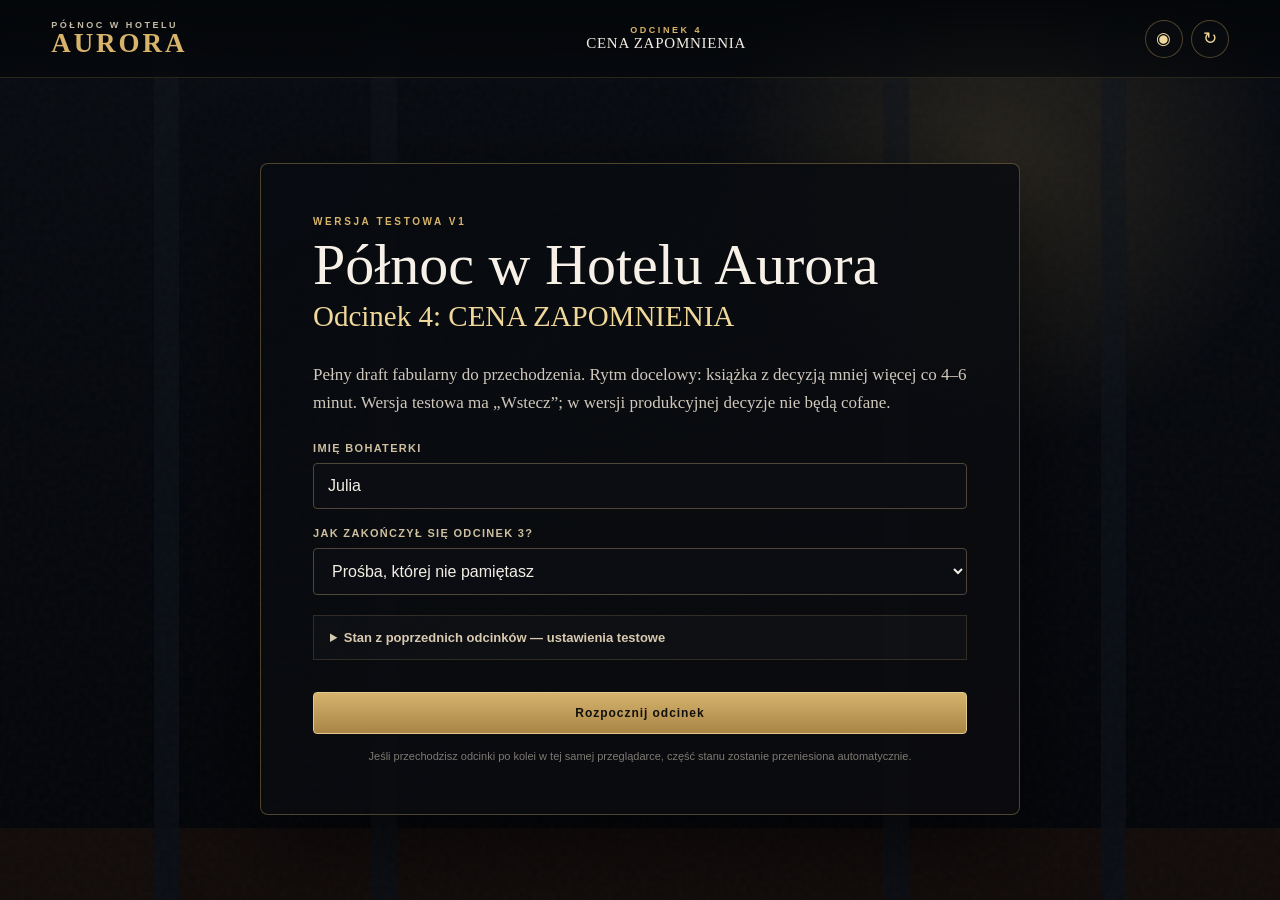
<file: aurora-3-6-test-v1/odcinek-4.html>
<!doctype html>
<html lang="pl"><head><meta charset="utf-8"><meta name="viewport" content="width=device-width, initial-scale=1, viewport-fit=cover">
<title>Północ w Hotelu Aurora — Odcinek 4</title><link rel="stylesheet" href="styles.css"></head>
<body><div id="bg" class="bg corridor"></div><div class="grain"></div>
<header class="topbar"><div class="brand"><span class="brand-small">PÓŁNOC W HOTELU</span><strong>AURORA</strong></div>
<div class="episode"><span>ODCINEK 4</span><b>CENA ZAPOMNIENIA</b></div><div class="tools"><button id="audioBtn" class="icon-btn" title="Narracja testowa">◉</button><button id="restartBtn" class="icon-btn" title="Restart">↻</button></div></header>
<main>
<section id="startScreen" class="start-wrap"><div class="start-card"><div class="eyebrow">WERSJA TESTOWA V1</div><h1>Północ w Hotelu Aurora</h1><h2>Odcinek 4: CENA ZAPOMNIENIA</h2>
<p class="intro">Pełny draft fabularny do przechodzenia. Rytm docelowy: książka z decyzją mniej więcej co 4–6 minut. Wersja testowa ma „Wstecz”; w wersji produkcyjnej decyzje nie będą cofane.</p>
<label>Imię bohaterki<input id="nameInput" value="Julia" maxlength="30" autocomplete="off"></label>
<label>Jak zakończył się Odcinek 3?<select id="endingSelect"></select></label>
<details class="test-details"><summary>Stan z poprzednich odcinków — ustawienia testowe</summary><div id="flagBox"></div></details>
<button id="startBtn" class="primary">Rozpocznij odcinek</button><button id="resumeBtn" class="secondary hidden">Kontynuuj zapisany test</button><div class="hint">Jeśli przechodzisz odcinki po kolei w tej samej przeglądarce, część stanu zostanie przeniesiona automatycznie.</div></div></section>
<section id="storyScreen" class="story-wrap hidden"><div class="progress"><span id="progressBar"></span></div><article class="story-card"><div class="meta"><span id="timeLabel"></span><span id="sceneLabel"></span></div><div id="storyText" class="story-text"></div><div id="choices" class="choices"></div><div id="nav" class="nav-row"><button id="backBtn" class="secondary">← Wstecz</button><button id="nextBtn" class="primary">Dalej →</button></div></article></section>
<section id="endScreen" class="end-wrap hidden"><div class="end-card"><div class="eyebrow">ODCINEK 4 UKOŃCZONY</div><h1 id="endingTitle"></h1><div id="endingText" class="story-text"></div>
<section class="final-share"><p class="final-memory">Historia zapamiętała Twoje decyzje.</p><h2>Twoje zakończenie</h2><div class="final-route-line"><span>Ścieżka</span><strong id="routeSummary"></strong></div><p id="routeTeaser" class="share-teaser"></p><div class="share-actions"><button id="shareCardBtn" class="primary">Udostępnij kartę</button><button id="downloadStoryBtn" class="secondary">Pobierz relację 9:16</button><button id="downloadPostBtn" class="secondary">Pobierz post 1:1</button></div><p id="shareStatus" class="share-status" aria-live="polite"></p></section>
<button id="whatNextBtn" class="primary what-next">Co dalej? →</button><div id="aftercarePanel" class="aftercare hidden"><div class="next-episode"><span>DALEJ</span><strong>ODCINEK 5 — WYBÓR, KTÓREGO NIE PAMIĘTASZ</strong></div><p class="aftercare-copy">Wiesz już, że kobieta w czerwieni jest związana z Tobą. Teraz trzeba odzyskać noc, w której po jednej stronie drzwi została Lena.</p><div class="end-actions"><button id="reportBtn" class="secondary">Pobierz raport testu</button><button id="againBtn" class="primary">Przejdź inną ścieżkę</button></div></div></div></section>
</main><script>
(async()=>{
  const parts=['ep4_0.txt','ep4_1.txt','ep4_2.txt'];
  const b64=(await Promise.all(parts.map(p=>fetch(p).then(r=>{if(!r.ok) throw new Error(p+' '+r.status); return r.text();})))).join('');
  const bin=atob(b64.replace(/\s/g,''));
  const bytes=Uint8Array.from(bin,c=>c.charCodeAt(0));
  if(!('DecompressionStream' in window)){document.body.innerHTML='<div style="padding:40px;color:white;background:#07090d;font-family:Arial">Ta przeglądarka jest za stara. Otwórz test w aktualnym Chrome lub Safari.</div>';return;}
  const ds=new DecompressionStream('gzip');
  const txt=await new Response(new Blob([bytes]).stream().pipeThrough(ds)).text();
  (0,eval)(txt);
  const s=document.createElement('script');s.src='app.js';document.body.appendChild(s);
})().catch(err=>{console.error(err);document.body.innerHTML='<div style="padding:40px;color:white;background:#07090d;font-family:Arial">Nie udało się wczytać odcinka. Odśwież stronę.</div>';});
</script></body></html>
</file>
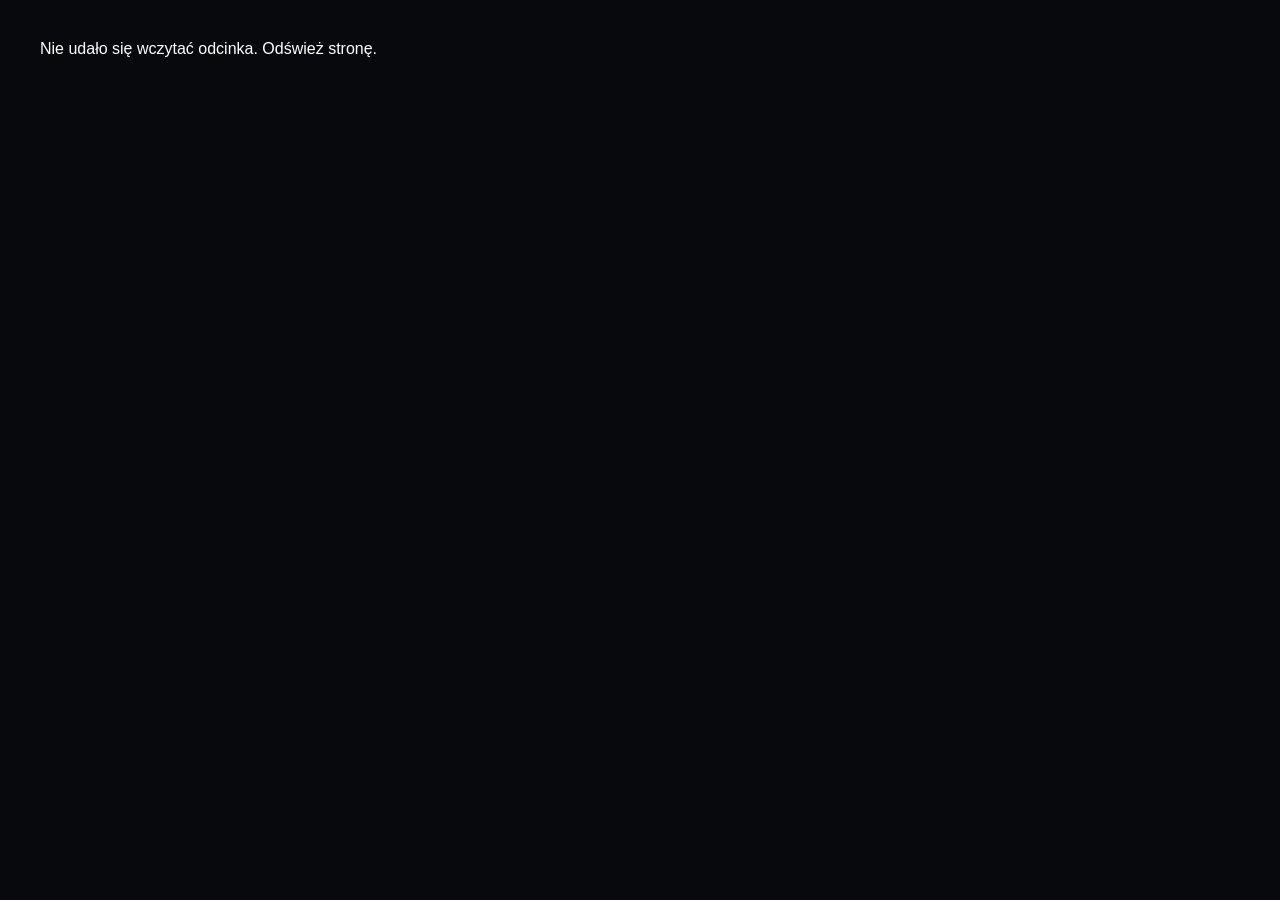
<file: aurora-3-6-test-v1/odcinek-5.html>
<!doctype html>
<html lang="pl"><head><meta charset="utf-8"><meta name="viewport" content="width=device-width, initial-scale=1, viewport-fit=cover"><title>Północ w Hotelu Aurora — Odcinek 5</title><link rel="stylesheet" href="styles.css"></head>
<body><div id="bg" class="bg corridor"></div><div class="grain"></div><header class="topbar"><div class="brand"><span class="brand-small">PÓŁNOC W HOTELU</span><strong>AURORA</strong></div><div class="episode"><span>ODCINEK 5</span><b>WYBÓR, KTÓREGO NIE PAMIĘTASZ</b></div><div class="tools"><button id="audioBtn" class="icon-btn" title="Narracja testowa">◉</button><button id="restartBtn" class="icon-btn" title="Restart">↻</button></div></header><main>
<section id="startScreen" class="start-wrap"><div class="start-card"><div class="eyebrow">WERSJA TESTOWA V1</div><h1>Północ w Hotelu Aurora</h1><h2>Odcinek 5: WYBÓR, KTÓREGO NIE PAMIĘTASZ</h2><p class="intro">Pełny draft fabularny do przechodzenia. Rytm docelowy: książka z decyzją mniej więcej co 4–6 minut. Wersja testowa ma „Wstecz”; w wersji produkcyjnej decyzje nie będą cofane.</p><label>Imię bohaterki<input id="nameInput" value="Julia" maxlength="30" autocomplete="off"></label><label>Jak zakończył się Odcinek 4?<select id="endingSelect"></select></label><details class="test-details"><summary>Stan z poprzednich odcinków — ustawienia testowe</summary><div id="flagBox"></div></details><button id="startBtn" class="primary">Rozpocznij odcinek</button><button id="resumeBtn" class="secondary hidden">Kontynuuj zapisany test</button><div class="hint">Jeśli przechodzisz odcinki po kolei w tej samej przeglądarce, część stanu zostanie przeniesiona automatycznie.</div></div></section>
<section id="storyScreen" class="story-wrap hidden"><div class="progress"><span id="progressBar"></span></div><article class="story-card"><div class="meta"><span id="timeLabel"></span><span id="sceneLabel"></span></div><div id="storyText" class="story-text"></div><div id="choices" class="choices"></div><div id="nav" class="nav-row"><button id="backBtn" class="secondary">← Wstecz</button><button id="nextBtn" class="primary">Dalej →</button></div></article></section>
<section id="endScreen" class="end-wrap hidden"><div class="end-card"><div class="eyebrow">ODCINEK 5 UKOŃCZONY</div><h1 id="endingTitle"></h1><div id="endingText" class="story-text"></div><section class="final-share"><p class="final-memory">Historia zapamiętała Twoje decyzje.</p><h2>Twoje zakończenie</h2><div class="final-route-line"><span>Ścieżka</span><strong id="routeSummary"></strong></div><p id="routeTeaser" class="share-teaser"></p><div class="share-actions"><button id="shareCardBtn" class="primary">Udostępnij kartę</button><button id="downloadStoryBtn" class="secondary">Pobierz relację 9:16</button><button id="downloadPostBtn" class="secondary">Pobierz post 1:1</button></div><p id="shareStatus" class="share-status" aria-live="polite"></p></section><button id="whatNextBtn" class="primary what-next">Co dalej? →</button><div id="aftercarePanel" class="aftercare hidden"><div class="next-episode"><span>DALEJ</span><strong>ODCINEK 6 — OSTATNIA NOC AURORY</strong></div><p class="aftercare-copy">Wiesz już, co wydarzyło się tamtej nocy. Zostało jedno pytanie: czy tym razem dokonasz tego samego wyboru?</p><div class="end-actions"><button id="reportBtn" class="secondary">Pobierz raport testu</button><button id="againBtn" class="primary">Przejdź inną ścieżkę</button></div></div></div></section></main>
<script>(async()=>{const parts=['ep5_0.txt','ep5_1.txt','ep5_2.txt'];const b64=(await Promise.all(parts.map(p=>fetch(p).then(r=>{if(!r.ok)throw new Error(p+' '+r.status);return r.text();})))).join('');const bin=atob(b64.replace(/\s/g,''));const bytes=Uint8Array.from(bin,c=>c.charCodeAt(0));if(!('DecompressionStream' in window)){document.body.innerHTML='<div style="padding:40px;color:white;background:#07090d;font-family:Arial">Ta przeglądarka jest za stara. Otwórz test w aktualnym Chrome lub Safari.</div>';return;}const ds=new DecompressionStream('gzip');const txt=await new Response(new Blob([bytes]).stream().pipeThrough(ds)).text();(0,eval)(txt);const s=document.createElement('script');s.src='app.js';document.body.appendChild(s);})().catch(err=>{console.error(err);document.body.innerHTML='<div style="padding:40px;color:white;background:#07090d;font-family:Arial">Nie udało się wczytać odcinka. Odśwież stronę.</div>';});</script></body></html>
</file>
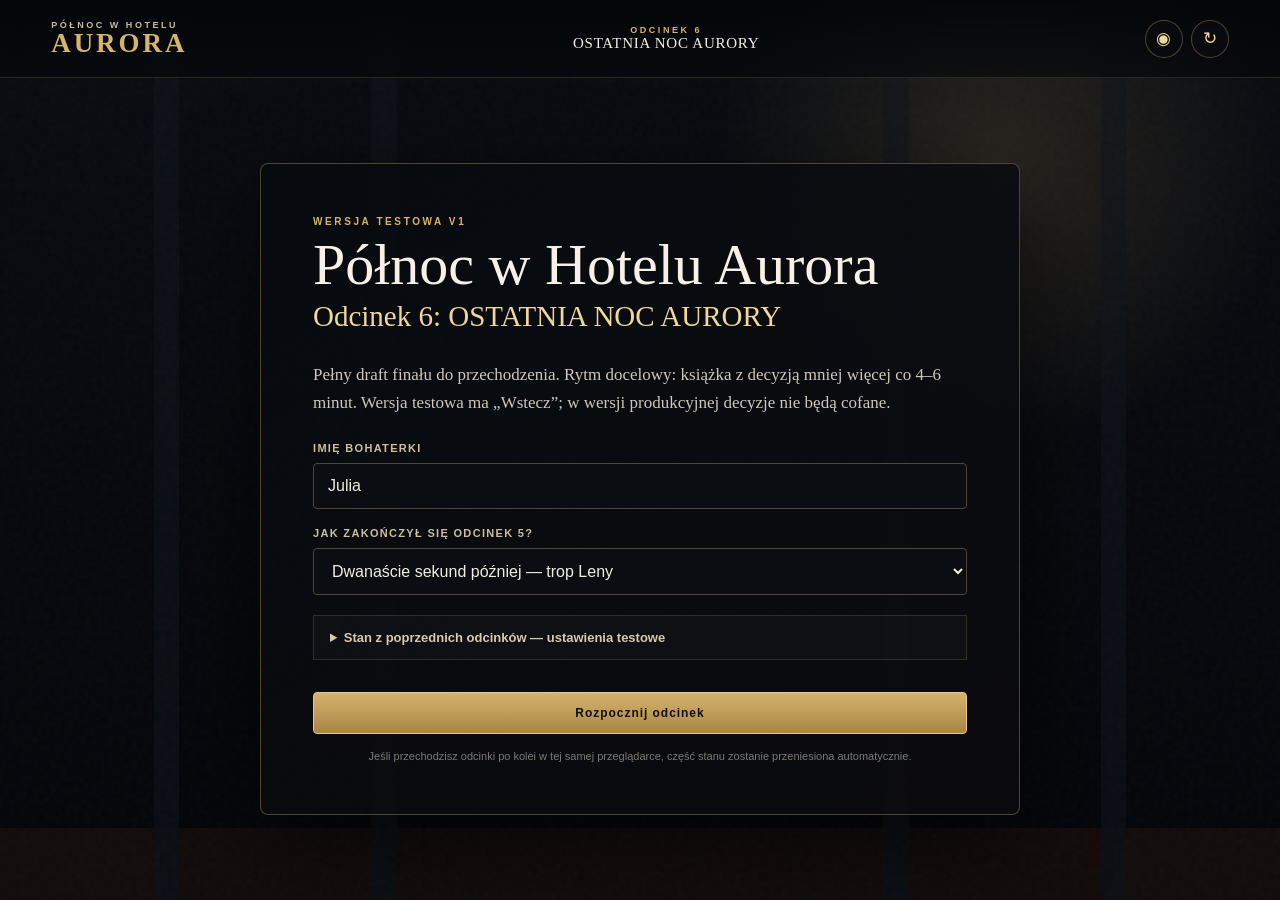
<file: aurora-3-6-test-v1/odcinek-6.html>
<!doctype html>
<html lang="pl"><head><meta charset="utf-8"><meta name="viewport" content="width=device-width, initial-scale=1, viewport-fit=cover"><title>Północ w Hotelu Aurora — Odcinek 6</title><link rel="stylesheet" href="styles.css"></head>
<body><div id="bg" class="bg corridor"></div><div class="grain"></div><header class="topbar"><div class="brand"><span class="brand-small">PÓŁNOC W HOTELU</span><strong>AURORA</strong></div><div class="episode"><span>ODCINEK 6</span><b>OSTATNIA NOC AURORY</b></div><div class="tools"><button id="audioBtn" class="icon-btn" title="Narracja testowa">◉</button><button id="restartBtn" class="icon-btn" title="Restart">↻</button></div></header><main>
<section id="startScreen" class="start-wrap"><div class="start-card"><div class="eyebrow">WERSJA TESTOWA V1</div><h1>Północ w Hotelu Aurora</h1><h2>Odcinek 6: OSTATNIA NOC AURORY</h2><p class="intro">Pełny draft finału do przechodzenia. Rytm docelowy: książka z decyzją mniej więcej co 4–6 minut. Wersja testowa ma „Wstecz”; w wersji produkcyjnej decyzje nie będą cofane.</p><label>Imię bohaterki<input id="nameInput" value="Julia" maxlength="30" autocomplete="off"></label><label>Jak zakończył się Odcinek 5?<select id="endingSelect"></select></label><details class="test-details"><summary>Stan z poprzednich odcinków — ustawienia testowe</summary><div id="flagBox"></div></details><button id="startBtn" class="primary">Rozpocznij odcinek</button><button id="resumeBtn" class="secondary hidden">Kontynuuj zapisany test</button><div class="hint">Jeśli przechodzisz odcinki po kolei w tej samej przeglądarce, część stanu zostanie przeniesiona automatycznie.</div></div></section>
<section id="storyScreen" class="story-wrap hidden"><div class="progress"><span id="progressBar"></span></div><article class="story-card"><div class="meta"><span id="timeLabel"></span><span id="sceneLabel"></span></div><div id="storyText" class="story-text"></div><div id="choices" class="choices"></div><div id="nav" class="nav-row"><button id="backBtn" class="secondary">← Wstecz</button><button id="nextBtn" class="primary">Dalej →</button></div></article></section>
<section id="endScreen" class="end-wrap hidden"><div class="end-card"><div class="eyebrow">SEZON UKOŃCZONY</div><h1 id="endingTitle"></h1><div id="endingText" class="story-text"></div><section class="final-share"><p class="final-memory">Historia zapamiętała Twoje decyzje.</p><h2>Twoje zakończenie</h2><div class="final-route-line"><span>Ścieżka</span><strong id="routeSummary"></strong></div><p id="routeTeaser" class="share-teaser"></p><div class="share-actions"><button id="shareCardBtn" class="primary">Udostępnij kartę</button><button id="downloadStoryBtn" class="secondary">Pobierz relację 9:16</button><button id="downloadPostBtn" class="secondary">Pobierz post 1:1</button></div><p id="shareStatus" class="share-status" aria-live="polite"></p></section><button id="whatNextBtn" class="primary what-next">Co dalej? →</button><div id="aftercarePanel" class="aftercare hidden"><div class="next-episode"><span>KONIEC SEZONU</span><strong>PÓŁNOC W HOTELU AURORA</strong></div><p class="aftercare-copy">To zakończenie wynika z decyzji podjętych na Twojej ścieżce. W teście możesz wrócić i sprawdzić inną drogę.</p><div class="end-actions"><button id="reportBtn" class="secondary">Pobierz raport testu</button><button id="againBtn" class="primary">Przejdź inną ścieżkę</button></div></div></div></section></main>
<script>(async()=>{const parts=['ep6_0.txt','ep6_1.txt','ep6_2.txt'];const b64=(await Promise.all(parts.map(p=>fetch(p).then(r=>{if(!r.ok)throw new Error(p+' '+r.status);return r.text();})))).join('');const bin=atob(b64.replace(/\s/g,''));const bytes=Uint8Array.from(bin,c=>c.charCodeAt(0));if(!('DecompressionStream' in window)){document.body.innerHTML='<div style="padding:40px;color:white;background:#07090d;font-family:Arial">Ta przeglądarka jest za stara. Otwórz test w aktualnym Chrome lub Safari.</div>';return;}const ds=new DecompressionStream('gzip');const txt=await new Response(new Blob([bytes]).stream().pipeThrough(ds)).text();(0,eval)(txt);const s=document.createElement('script');s.src='app.js';document.body.appendChild(s);})().catch(err=>{console.error(err);document.body.innerHTML='<div style="padding:40px;color:white;background:#07090d;font-family:Arial">Nie udało się wczytać odcinka. Odśwież stronę.</div>';});</script></body></html>
</file>
<file: aurora-3-6-test-v1/shared/styles.css>
:root{--gold:#d7b46a;--gold2:#f0d89a;--ink:#f3eee4;--muted:#bdb5a8;--card:rgba(8,11,16,.86);--line:rgba(215,180,106,.34);--red:#a83f42;--shadow:0 28px 90px rgba(0,0,0,.56)}
*{box-sizing:border-box}html,body{margin:0;min-height:100%;background:#07090d;color:var(--ink);font-family:Georgia,'Times New Roman',serif}body{min-height:100vh;overflow-x:hidden}.bg{position:fixed;inset:0;z-index:0;transition:1.2s ease;background:#0a0d13}.bg:before,.bg:after{content:"";position:absolute;inset:0}.bg:before{background:radial-gradient(circle at 78% 18%,rgba(204,169,101,.16),transparent 23%),linear-gradient(180deg,rgba(1,4,8,.22),rgba(2,3,7,.86))}.bg:after{opacity:.62;background:linear-gradient(90deg,transparent 0 12%,rgba(15,20,27,.95) 12% 14%,transparent 14% 29%,rgba(15,20,27,.9) 29% 31%,transparent 31% 69%,rgba(15,20,27,.9) 69% 71%,transparent 71% 86%,rgba(15,20,27,.95) 86% 88%,transparent 88%),linear-gradient(0deg,rgba(32,19,12,.8) 0 8%,transparent 8%)}.bg.room{background:radial-gradient(circle at 75% 55%,#46331f 0,#201b17 17%,#0c1016 55%,#05070a 100%)}.bg.monitoring{background:radial-gradient(circle at 72% 45%,#19383a 0,#122427 14%,#0b1117 48%,#05070a 100%)}.bg.day{background:radial-gradient(circle at 74% 25%,#8f8a78 0,#4d4c47 16%,#171b1e 50%,#080b0d 100%)}.bg.lobby{background:radial-gradient(circle at 50% 36%,#4d3523 0,#1f1a17 26%,#090c10 66%)}.bg.mirror{background:radial-gradient(circle at 58% 30%,#461e25 0,#24131a 15%,#0d1015 48%,#05070a 100%)}.grain{position:fixed;inset:0;z-index:1;pointer-events:none;opacity:.055;background-image:url("data:image/svg+xml,%3Csvg viewBox='0 0 180 180' xmlns='http://www.w3.org/2000/svg'%3E%3Cfilter id='n'%3E%3CfeTurbulence type='fractalNoise' baseFrequency='.86' numOctaves='3' stitchTiles='stitch'/%3E%3C/filter%3E%3Crect width='100%25' height='100%25' filter='url(%23n)' opacity='.55'/%3E%3C/svg%3E")}.topbar{position:fixed;z-index:20;top:0;left:0;right:0;height:78px;display:flex;align-items:center;justify-content:space-between;padding:12px clamp(16px,4vw,56px);border-bottom:1px solid rgba(215,180,106,.18);background:linear-gradient(180deg,rgba(4,6,9,.94),rgba(4,6,9,.58));backdrop-filter:blur(12px)}.brand{display:flex;flex-direction:column;line-height:.95;color:var(--gold)}.brand-small{font:600 9px/1.2 Arial,sans-serif;letter-spacing:.28em;color:#c6baa3}.brand strong{font-size:27px;letter-spacing:.11em}.episode{text-align:center;display:flex;flex-direction:column}.episode span{font:700 9px Arial,sans-serif;letter-spacing:.28em;color:var(--gold)}.episode b{font-size:15px;font-weight:500;letter-spacing:.05em}.tools{display:flex;gap:8px}.icon-btn{width:38px;height:38px;border-radius:50%;border:1px solid var(--line);background:rgba(10,12,17,.7);color:var(--gold2);cursor:pointer;font-size:17px}.icon-btn:hover{background:rgba(215,180,106,.12)}main{position:relative;z-index:5;min-height:100vh;padding-top:78px}.hidden{display:none!important}.start-wrap,.end-wrap{min-height:calc(100vh - 78px);display:grid;place-items:center;padding:36px 18px}.start-card,.end-card{width:min(760px,100%);padding:clamp(26px,5vw,52px);background:linear-gradient(150deg,rgba(8,11,16,.94),rgba(12,12,15,.82));border:1px solid var(--line);box-shadow:var(--shadow);border-radius:8px}.eyebrow{font:700 10px Arial,sans-serif;letter-spacing:.26em;color:var(--gold);margin-bottom:10px}.start-card h1,.end-card h1{font-size:clamp(32px,6vw,58px);line-height:.96;font-weight:500;margin:0 0 8px;color:#f6f0e7}.start-card h2{font-size:clamp(20px,3vw,29px);font-weight:400;color:var(--gold2);margin:0 0 28px}.intro{color:#d0c8bc;font-size:17px;line-height:1.65;margin-bottom:25px}.start-card>label{display:block;margin:18px 0 8px;font:700 11px Arial,sans-serif;letter-spacing:.12em;color:#cdbf9f;text-transform:uppercase}input[type=text],input:not([type]),select,#nameInput{width:100%;margin-top:9px;background:#0b0d12;color:#f3eee4;border:1px solid #4f4638;padding:13px 14px;border-radius:4px;font-size:16px;outline:none}select:focus,input:focus{border-color:var(--gold)}.test-details{margin:20px 0 22px;padding:14px 16px;border:1px solid rgba(215,180,106,.18);background:rgba(255,255,255,.02);font-family:Arial,sans-serif}.test-details summary{cursor:pointer;color:#d8cab1;font-weight:700;font-size:13px}.test-details p{font-size:12px;color:#9e978c}.check{display:block!important;text-transform:none!important;letter-spacing:0!important;font-weight:400!important;color:#c9c1b5!important;margin:10px 0!important;font-size:13px!important}.check input{width:auto;margin-right:8px}.primary,.secondary{border-radius:4px;padding:13px 18px;font:700 12px Arial,sans-serif;letter-spacing:.08em;cursor:pointer;transition:.2s}.primary{background:linear-gradient(180deg,#d5b36d,#a98545);color:#13110d;border:1px solid #e3c98d}.primary:hover{filter:brightness(1.08);transform:translateY(-1px)}.secondary{background:rgba(10,12,17,.78);color:#ddd2bf;border:1px solid #544a3a}.secondary:hover{border-color:#8d7955;background:rgba(215,180,106,.07)}.start-card>.primary,.start-card>.secondary{width:100%;margin-top:10px}.hint{font:11px Arial,sans-serif;color:#7f7a73;text-align:center;margin-top:16px}.story-wrap{min-height:calc(100vh - 78px);padding:26px clamp(12px,4vw,54px) 70px}.progress{position:sticky;top:78px;z-index:12;height:2px;background:rgba(255,255,255,.06);margin:-26px calc(-1 * clamp(12px,4vw,54px)) 26px}.progress span{display:block;height:100%;width:0;background:linear-gradient(90deg,#8c6a34,var(--gold2));transition:.5s}.story-card{width:min(920px,100%);margin:0 auto;background:var(--card);border:1px solid var(--line);box-shadow:var(--shadow);padding:clamp(24px,5vw,54px);min-height:64vh;border-radius:7px;backdrop-filter:blur(6px)}.meta{display:flex;justify-content:space-between;gap:20px;padding-bottom:18px;margin-bottom:24px;border-bottom:1px solid rgba(215,180,106,.18);font:700 11px Arial,sans-serif;letter-spacing:.11em;color:var(--gold)}#sceneLabel{color:#777168}.story-text{font-size:clamp(17px,2vw,20px);line-height:1.72;color:#ebe5db}.story-text p{margin:0 0 1.08em}.story-text strong{color:#fff4da;font-weight:600}.story-text blockquote{margin:1.6em 0;padding:15px 19px;border-left:2px solid var(--gold);background:rgba(215,180,106,.055);color:#f1e6d1}.choices{display:grid;gap:12px;margin-top:34px}.choice{display:block;width:100%;text-align:left;padding:16px 18px;border:1px solid #65583f;background:linear-gradient(90deg,rgba(215,180,106,.09),rgba(20,20,24,.62));color:#f0e7d7;cursor:pointer;border-radius:4px}.choice:hover{border-color:var(--gold);background:linear-gradient(90deg,rgba(215,180,106,.17),rgba(20,20,24,.7))}.choice b{display:block;font:700 14px Arial,sans-serif;color:#f3deb0;margin-bottom:5px}.choice small{display:block;color:#aba397;font:13px/1.45 Arial,sans-serif}.choice.secret{border-color:#743d45;background:linear-gradient(90deg,rgba(144,45,58,.15),rgba(20,20,24,.68))}.choice.secret b{color:#f0c1c4}.nav-row{display:flex;justify-content:space-between;gap:12px;margin-top:38px;padding-top:20px;border-top:1px solid rgba(255,255,255,.07)}.nav-row .primary{margin-left:auto}.end-card{width:min(900px,100%)}.end-card h1{color:var(--gold2);font-size:clamp(34px,6vw,60px);margin-bottom:30px}.postcredits{margin-top:38px;padding-top:30px;border-top:1px solid var(--line)}.next-episode{margin:36px 0 24px;padding:18px;border:1px solid rgba(215,180,106,.25);background:rgba(215,180,106,.05);display:flex;flex-direction:column}.next-episode span{font:700 9px Arial,sans-serif;letter-spacing:.22em;color:#8f866f}.next-episode strong{margin-top:5px;font-size:19px;color:#e6d5ae}.end-actions{display:flex;gap:12px;flex-wrap:wrap}.end-actions button{flex:1;min-width:220px}@media(max-width:650px){.topbar{height:68px;padding:9px 12px}.brand strong{font-size:21px}.brand-small{font-size:7px}.episode b{font-size:11px}.episode span{font-size:7px}.tools .icon-btn{width:32px;height:32px}main{padding-top:68px}.story-wrap{min-height:calc(100vh - 68px);padding:18px 10px 45px}.progress{top:68px;margin:-18px -10px 16px}.story-card{padding:22px 18px}.meta{flex-direction:column;gap:5px}.story-text{font-size:17px;line-height:1.65}.nav-row{position:sticky;bottom:0;background:linear-gradient(180deg,rgba(8,11,16,.3),#080b10 30%);margin-left:-18px;margin-right:-18px;padding:18px}.episode{display:none}}
.final-share{margin-top:34px;padding:22px;border:1px solid rgba(215,180,106,.34);background:linear-gradient(180deg,rgba(11,14,19,.76),rgba(7,9,13,.60));border-radius:7px}.final-share h2{margin:4px 0 14px;color:var(--gold2);font-size:24px;font-weight:500}.final-memory{margin:0;color:#bfb3a1;font:12px/1.5 Arial,sans-serif;letter-spacing:.04em}.final-route-line{display:flex;justify-content:space-between;gap:18px;align-items:baseline;padding:13px 0;border-top:1px solid rgba(255,255,255,.07);border-bottom:1px solid rgba(255,255,255,.07)}.final-route-line span{font:700 10px Arial,sans-serif;letter-spacing:.16em;color:#8f866f;text-transform:uppercase}.final-route-line strong{color:#f0d89a;font-size:17px;font-weight:500;text-align:right}.share-teaser{margin:16px 0;color:#cfc5b5;font-size:15px;line-height:1.6}.share-actions{display:grid;grid-template-columns:1.25fr 1fr 1fr;gap:10px}.share-actions button{width:100%}.share-status{min-height:18px;margin:10px 0 0;color:#a9a095;font:12px Arial,sans-serif}.what-next{width:100%;margin-top:18px}.aftercare{margin-top:30px;padding-top:24px;border-top:1px solid rgba(215,180,106,.22);animation:aftercare-in .35s ease both}.aftercare-copy{color:#bdb5a8;font-size:15px;line-height:1.6}.aftercare .next-episode{margin-top:0}@keyframes aftercare-in{from{opacity:0;transform:translateY(8px)}to{opacity:1;transform:none}}@media(max-width:700px){.share-actions{grid-template-columns:1fr}.final-route-line{align-items:flex-start;flex-direction:column;gap:5px}.final-route-line strong{text-align:left}}
.bg.basement{background:radial-gradient(circle at 62% 42%,#30291f 0,#171511 17%,#0b0d10 50%,#040608 100%)}
.bg.archive{background:radial-gradient(circle at 67% 35%,#384037 0,#1b211d 16%,#0b1010 49%,#040607 100%)}
.bg.fire{background:radial-gradient(circle at 62% 40%,#6a2c17 0,#351912 15%,#150d0b 42%,#050608 100%)}
.bg.dawn{background:radial-gradient(circle at 72% 24%,#89857b 0,#5b5850 16%,#222423 45%,#090b0c 100%)}
</file>
<file: aurora-3-6-test-v1/styles.css>
:root{--gold:#d7b46a;--gold2:#f0d89a;--ink:#f3eee4;--muted:#bdb5a8;--card:rgba(8,11,16,.86);--line:rgba(215,180,106,.34);--red:#a83f42;--shadow:0 28px 90px rgba(0,0,0,.56)}
*{box-sizing:border-box}html,body{margin:0;min-height:100%;background:#07090d;color:var(--ink);font-family:Georgia,'Times New Roman',serif}body{min-height:100vh;overflow-x:hidden}.bg{position:fixed;inset:0;z-index:0;transition:1.2s ease;background:#0a0d13}.bg:before,.bg:after{content:"";position:absolute;inset:0}.bg:before{background:radial-gradient(circle at 78% 18%,rgba(204,169,101,.16),transparent 23%),linear-gradient(180deg,rgba(1,4,8,.22),rgba(2,3,7,.86))}.bg:after{opacity:.62;background:linear-gradient(90deg,transparent 0 12%,rgba(15,20,27,.95) 12% 14%,transparent 14% 29%,rgba(15,20,27,.9) 29% 31%,transparent 31% 69%,rgba(15,20,27,.9) 69% 71%,transparent 71% 86%,rgba(15,20,27,.95) 86% 88%,transparent 88%),linear-gradient(0deg,rgba(32,19,12,.8) 0 8%,transparent 8%)}.bg.room{background:radial-gradient(circle at 75% 55%,#46331f 0,#201b17 17%,#0c1016 55%,#05070a 100%)}.bg.monitoring{background:radial-gradient(circle at 72% 45%,#19383a 0,#122427 14%,#0b1117 48%,#05070a 100%)}.bg.day{background:radial-gradient(circle at 74% 25%,#8f8a78 0,#4d4c47 16%,#171b1e 50%,#080b0d 100%)}.bg.lobby{background:radial-gradient(circle at 50% 36%,#4d3523 0,#1f1a17 26%,#090c10 66%)}.bg.mirror{background:radial-gradient(circle at 58% 30%,#461e25 0,#24131a 15%,#0d1015 48%,#05070a 100%)}.grain{position:fixed;inset:0;z-index:1;pointer-events:none;opacity:.055;background-image:url("data:image/svg+xml,%3Csvg viewBox='0 0 180 180' xmlns='http://www.w3.org/2000/svg'%3E%3Cfilter id='n'%3E%3CfeTurbulence type='fractalNoise' baseFrequency='.86' numOctaves='3' stitchTiles='stitch'/%3E%3C/filter%3E%3Crect width='100%25' height='100%25' filter='url(%23n)' opacity='.55'/%3E%3C/svg%3E")}.topbar{position:fixed;z-index:20;top:0;left:0;right:0;height:78px;display:flex;align-items:center;justify-content:space-between;padding:12px clamp(16px,4vw,56px);border-bottom:1px solid rgba(215,180,106,.18);background:linear-gradient(180deg,rgba(4,6,9,.94),rgba(4,6,9,.58));backdrop-filter:blur(12px)}.brand{display:flex;flex-direction:column;line-height:.95;color:var(--gold)}.brand-small{font:600 9px/1.2 Arial,sans-serif;letter-spacing:.28em;color:#c6baa3}.brand strong{font-size:27px;letter-spacing:.11em}.episode{text-align:center;display:flex;flex-direction:column}.episode span{font:700 9px Arial,sans-serif;letter-spacing:.28em;color:var(--gold)}.episode b{font-size:15px;font-weight:500;letter-spacing:.05em}.tools{display:flex;gap:8px}.icon-btn{width:38px;height:38px;border-radius:50%;border:1px solid var(--line);background:rgba(10,12,17,.7);color:var(--gold2);cursor:pointer;font-size:17px}.icon-btn:hover{background:rgba(215,180,106,.12)}main{position:relative;z-index:5;min-height:100vh;padding-top:78px}.hidden{display:none!important}.start-wrap,.end-wrap{min-height:calc(100vh - 78px);display:grid;place-items:center;padding:36px 18px}.start-card,.end-card{width:min(760px,100%);padding:clamp(26px,5vw,52px);background:linear-gradient(150deg,rgba(8,11,16,.94),rgba(12,12,15,.82));border:1px solid var(--line);box-shadow:var(--shadow);border-radius:8px}.eyebrow{font:700 10px Arial,sans-serif;letter-spacing:.26em;color:var(--gold);margin-bottom:10px}.start-card h1,.end-card h1{font-size:clamp(32px,6vw,58px);line-height:.96;font-weight:500;margin:0 0 8px;color:#f6f0e7}.start-card h2{font-size:clamp(20px,3vw,29px);font-weight:400;color:var(--gold2);margin:0 0 28px}.intro{color:#d0c8bc;font-size:17px;line-height:1.65;margin-bottom:25px}.start-card>label{display:block;margin:18px 0 8px;font:700 11px Arial,sans-serif;letter-spacing:.12em;color:#cdbf9f;text-transform:uppercase}input[type=text],input:not([type]),select,#nameInput{width:100%;margin-top:9px;background:#0b0d12;color:#f3eee4;border:1px solid #4f4638;padding:13px 14px;border-radius:4px;font-size:16px;outline:none}select:focus,input:focus{border-color:var(--gold)}.test-details{margin:20px 0 22px;padding:14px 16px;border:1px solid rgba(215,180,106,.18);background:rgba(255,255,255,.02);font-family:Arial,sans-serif}.test-details summary{cursor:pointer;color:#d8cab1;font-weight:700;font-size:13px}.test-details p{font-size:12px;color:#9e978c}.check{display:block!important;text-transform:none!important;letter-spacing:0!important;font-weight:400!important;color:#c9c1b5!important;margin:10px 0!important;font-size:13px!important}.check input{width:auto;margin-right:8px}.primary,.secondary{border-radius:4px;padding:13px 18px;font:700 12px Arial,sans-serif;letter-spacing:.08em;cursor:pointer;transition:.2s}.primary{background:linear-gradient(180deg,#d5b36d,#a98545);color:#13110d;border:1px solid #e3c98d}.primary:hover{filter:brightness(1.08);transform:translateY(-1px)}.secondary{background:rgba(10,12,17,.78);color:#ddd2bf;border:1px solid #544a3a}.secondary:hover{border-color:#8d7955;background:rgba(215,180,106,.07)}.start-card>.primary,.start-card>.secondary{width:100%;margin-top:10px}.hint{font:11px Arial,sans-serif;color:#7f7a73;text-align:center;margin-top:16px}.story-wrap{min-height:calc(100vh - 78px);padding:26px clamp(12px,4vw,54px) 70px}.progress{position:sticky;top:78px;z-index:12;height:2px;background:rgba(255,255,255,.06);margin:-26px calc(-1 * clamp(12px,4vw,54px)) 26px}.progress span{display:block;height:100%;width:0;background:linear-gradient(90deg,#8c6a34,var(--gold2));transition:.5s}.story-card{width:min(920px,100%);margin:0 auto;background:var(--card);border:1px solid var(--line);box-shadow:var(--shadow);padding:clamp(24px,5vw,54px);min-height:64vh;border-radius:7px;backdrop-filter:blur(6px)}.meta{display:flex;justify-content:space-between;gap:20px;padding-bottom:18px;margin-bottom:24px;border-bottom:1px solid rgba(215,180,106,.18);font:700 11px Arial,sans-serif;letter-spacing:.11em;color:var(--gold)}#sceneLabel{color:#777168}.story-text{font-size:clamp(17px,2vw,20px);line-height:1.72;color:#ebe5db}.story-text p{margin:0 0 1.08em}.story-text strong{color:#fff4da;font-weight:600}.story-text blockquote{margin:1.6em 0;padding:15px 19px;border-left:2px solid var(--gold);background:rgba(215,180,106,.055);color:#f1e6d1}.choices{display:grid;gap:12px;margin-top:34px}.choice{display:block;width:100%;text-align:left;padding:16px 18px;border:1px solid #65583f;background:linear-gradient(90deg,rgba(215,180,106,.09),rgba(20,20,24,.62));color:#f0e7d7;cursor:pointer;border-radius:4px}.choice:hover{border-color:var(--gold);background:linear-gradient(90deg,rgba(215,180,106,.17),rgba(20,20,24,.7))}.choice b{display:block;font:700 14px Arial,sans-serif;color:#f3deb0;margin-bottom:5px}.choice small{display:block;color:#aba397;font:13px/1.45 Arial,sans-serif}.choice.secret{border-color:#743d45;background:linear-gradient(90deg,rgba(144,45,58,.15),rgba(20,20,24,.68))}.choice.secret b{color:#f0c1c4}.nav-row{display:flex;justify-content:space-between;gap:12px;margin-top:38px;padding-top:20px;border-top:1px solid rgba(255,255,255,.07)}.nav-row .primary{margin-left:auto}.end-card{width:min(900px,100%)}.end-card h1{color:var(--gold2);font-size:clamp(34px,6vw,60px);margin-bottom:30px}.postcredits{margin-top:38px;padding-top:30px;border-top:1px solid var(--line)}.next-episode{margin:36px 0 24px;padding:18px;border:1px solid rgba(215,180,106,.25);background:rgba(215,180,106,.05);display:flex;flex-direction:column}.next-episode span{font:700 9px Arial,sans-serif;letter-spacing:.22em;color:#8f866f}.next-episode strong{margin-top:5px;font-size:19px;color:#e6d5ae}.end-actions{display:flex;gap:12px;flex-wrap:wrap}.end-actions button{flex:1;min-width:220px}@media(max-width:650px){.topbar{height:68px;padding:9px 12px}.brand strong{font-size:21px}.brand-small{font-size:7px}.episode b{font-size:11px}.episode span{font-size:7px}.tools .icon-btn{width:32px;height:32px}main{padding-top:68px}.story-wrap{min-height:calc(100vh - 68px);padding:18px 10px 45px}.progress{top:68px;margin:-18px -10px 16px}.story-card{padding:22px 18px}.meta{flex-direction:column;gap:5px}.story-text{font-size:17px;line-height:1.65}.nav-row{position:sticky;bottom:0;background:linear-gradient(180deg,rgba(8,11,16,.3),#080b10 30%);margin-left:-18px;margin-right:-18px;padding:18px}.episode{display:none}}
.final-share{margin-top:34px;padding:22px;border:1px solid rgba(215,180,106,.34);background:linear-gradient(180deg,rgba(11,14,19,.76),rgba(7,9,13,.60));border-radius:7px}.final-share h2{margin:4px 0 14px;color:var(--gold2);font-size:24px;font-weight:500}.final-memory{margin:0;color:#bfb3a1;font:12px/1.5 Arial,sans-serif;letter-spacing:.04em}.final-route-line{display:flex;justify-content:space-between;gap:18px;align-items:baseline;padding:13px 0;border-top:1px solid rgba(255,255,255,.07);border-bottom:1px solid rgba(255,255,255,.07)}.final-route-line span{font:700 10px Arial,sans-serif;letter-spacing:.16em;color:#8f866f;text-transform:uppercase}.final-route-line strong{color:#f0d89a;font-size:17px;font-weight:500;text-align:right}.share-teaser{margin:16px 0;color:#cfc5b5;font-size:15px;line-height:1.6}.share-actions{display:grid;grid-template-columns:1.25fr 1fr 1fr;gap:10px}.share-actions button{width:100%}.share-status{min-height:18px;margin:10px 0 0;color:#a9a095;font:12px Arial,sans-serif}.what-next{width:100%;margin-top:18px}.aftercare{margin-top:30px;padding-top:24px;border-top:1px solid rgba(215,180,106,.22);animation:aftercare-in .35s ease both}.aftercare-copy{color:#bdb5a8;font-size:15px;line-height:1.6}.aftercare .next-episode{margin-top:0}@keyframes aftercare-in{from{opacity:0;transform:translateY(8px)}to{opacity:1;transform:none}}@media(max-width:700px){.share-actions{grid-template-columns:1fr}.final-route-line{align-items:flex-start;flex-direction:column;gap:5px}.final-route-line strong{text-align:left}}
.bg.basement{background:radial-gradient(circle at 62% 42%,#30291f 0,#171511 17%,#0b0d10 50%,#040608 100%)}.bg.archive{background:radial-gradient(circle at 67% 35%,#384037 0,#1b211d 16%,#0b1010 49%,#040607 100%)}.bg.fire{background:radial-gradient(circle at 62% 40%,#6a2c17 0,#351912 15%,#150d0b 42%,#050608 100%)}.bg.dawn{background:radial-gradient(circle at 72% 24%,#89857b 0,#5b5850 16%,#222423 45%,#090b0c 100%)}
</file>
